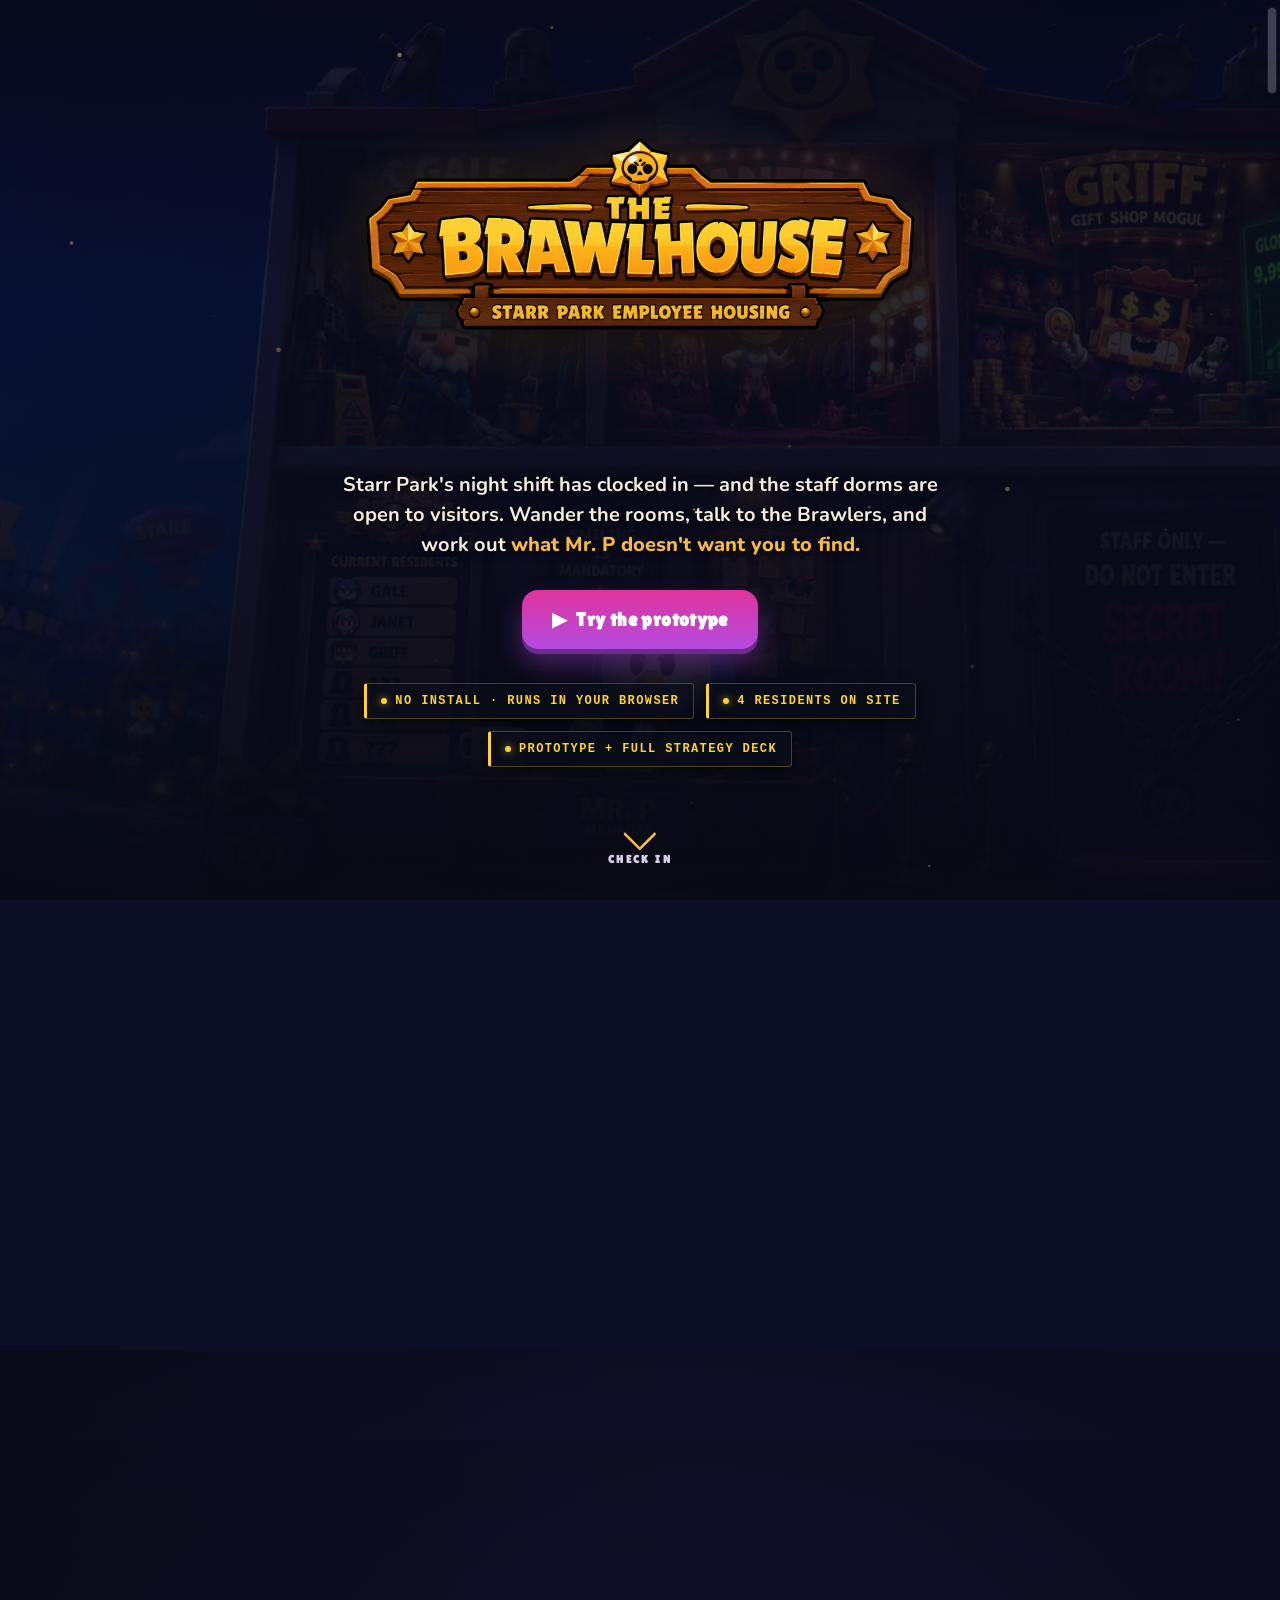
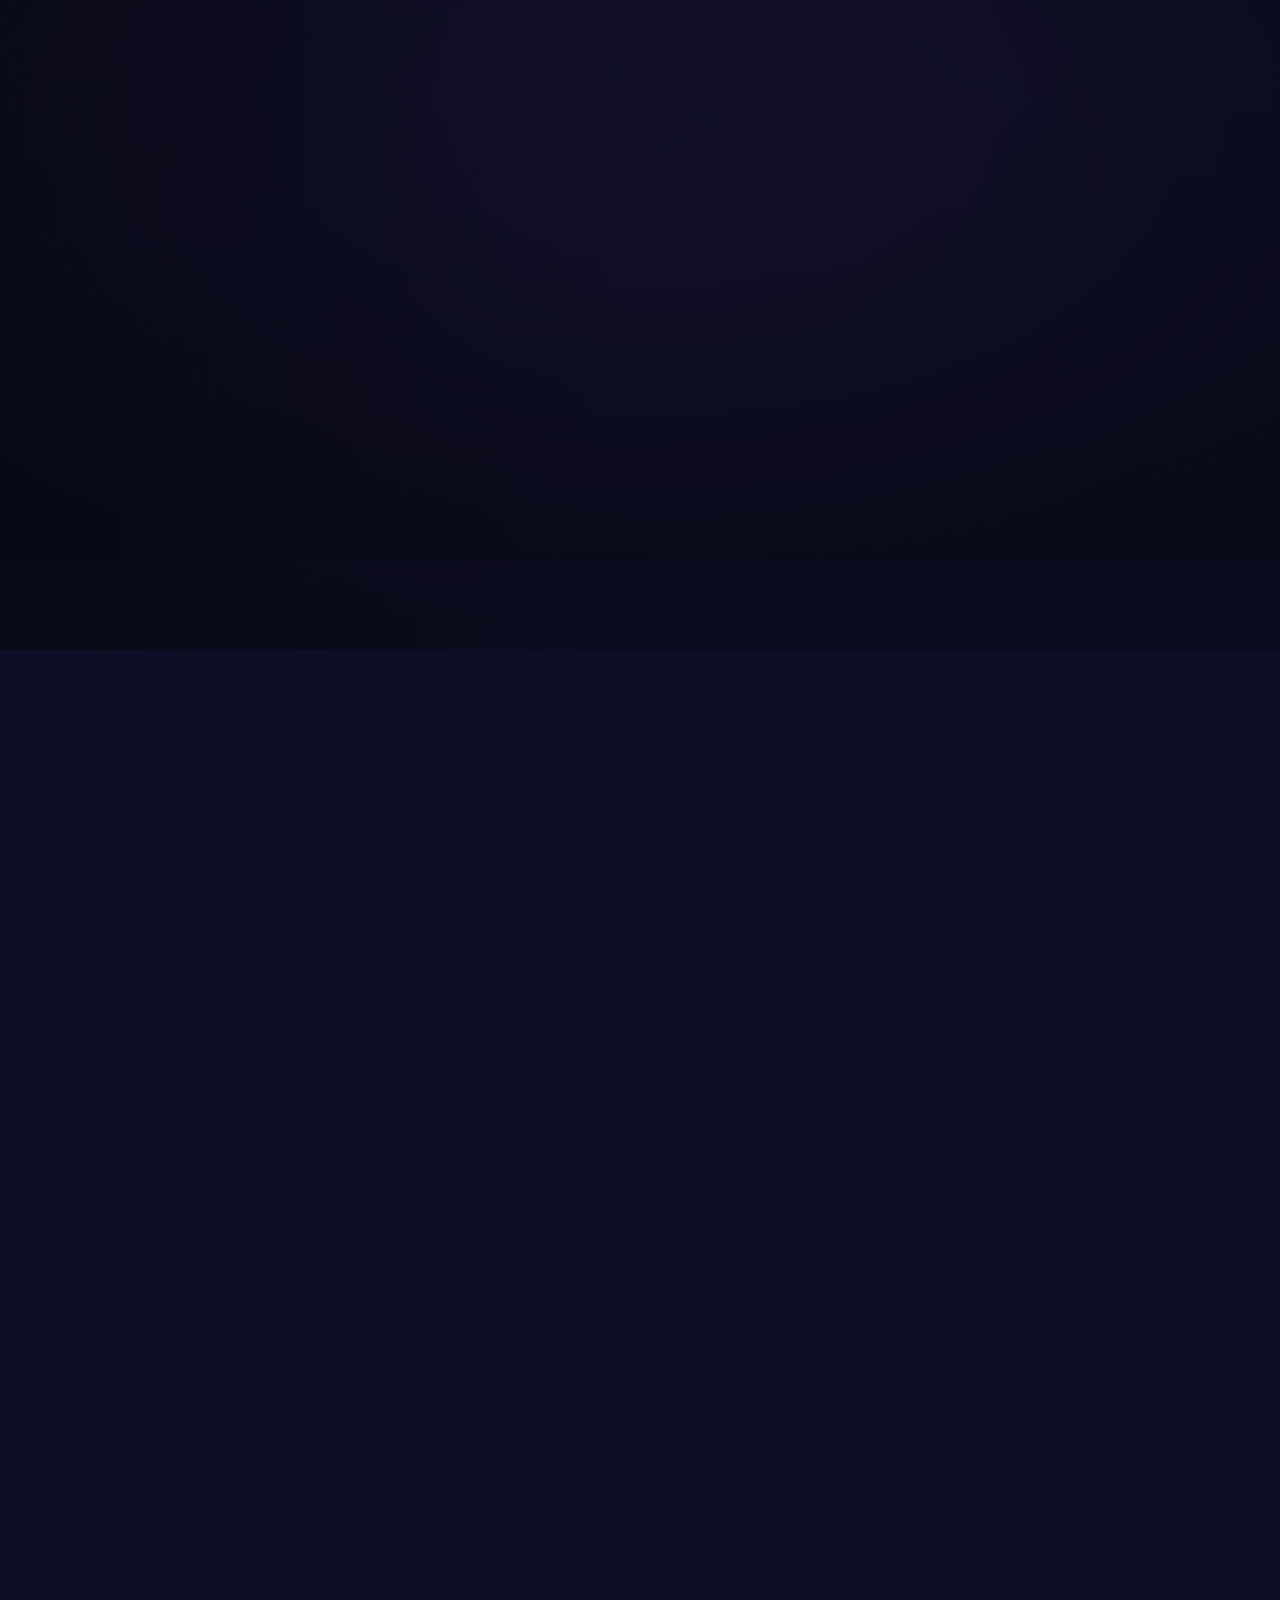
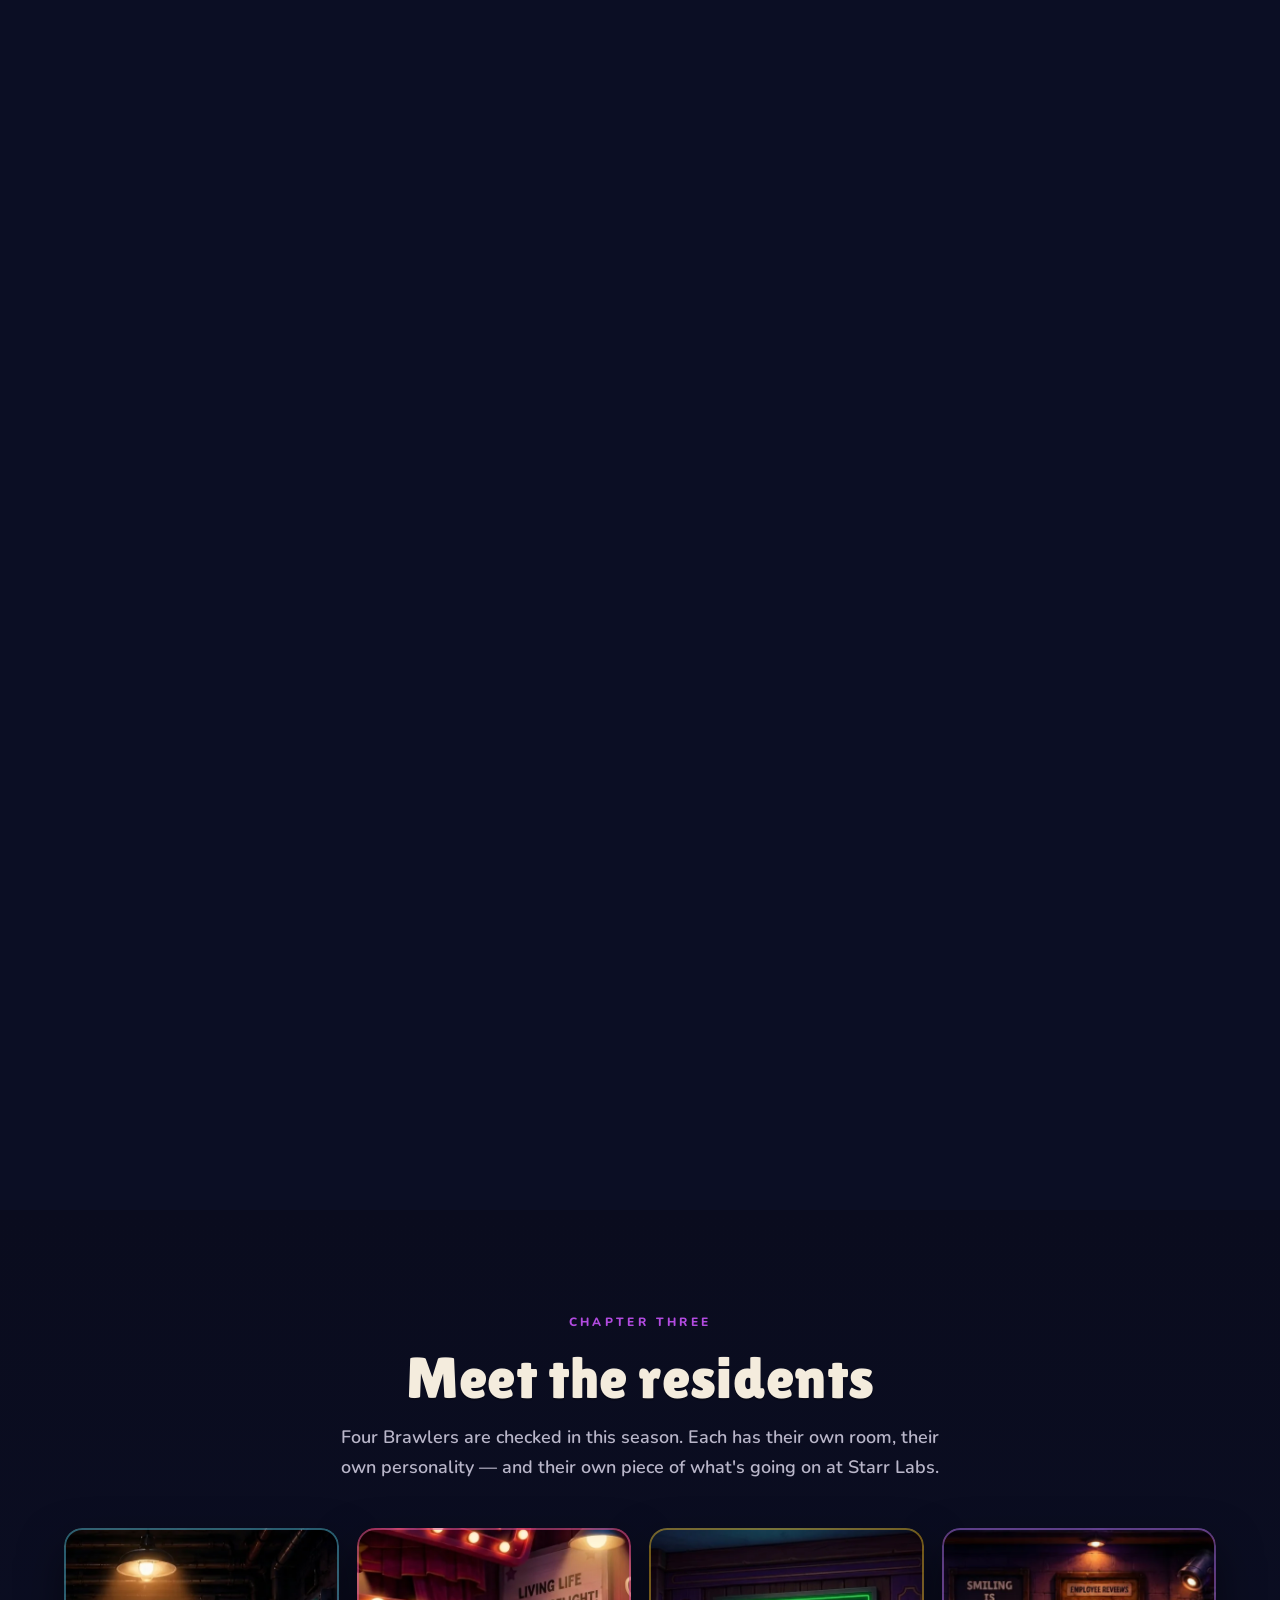
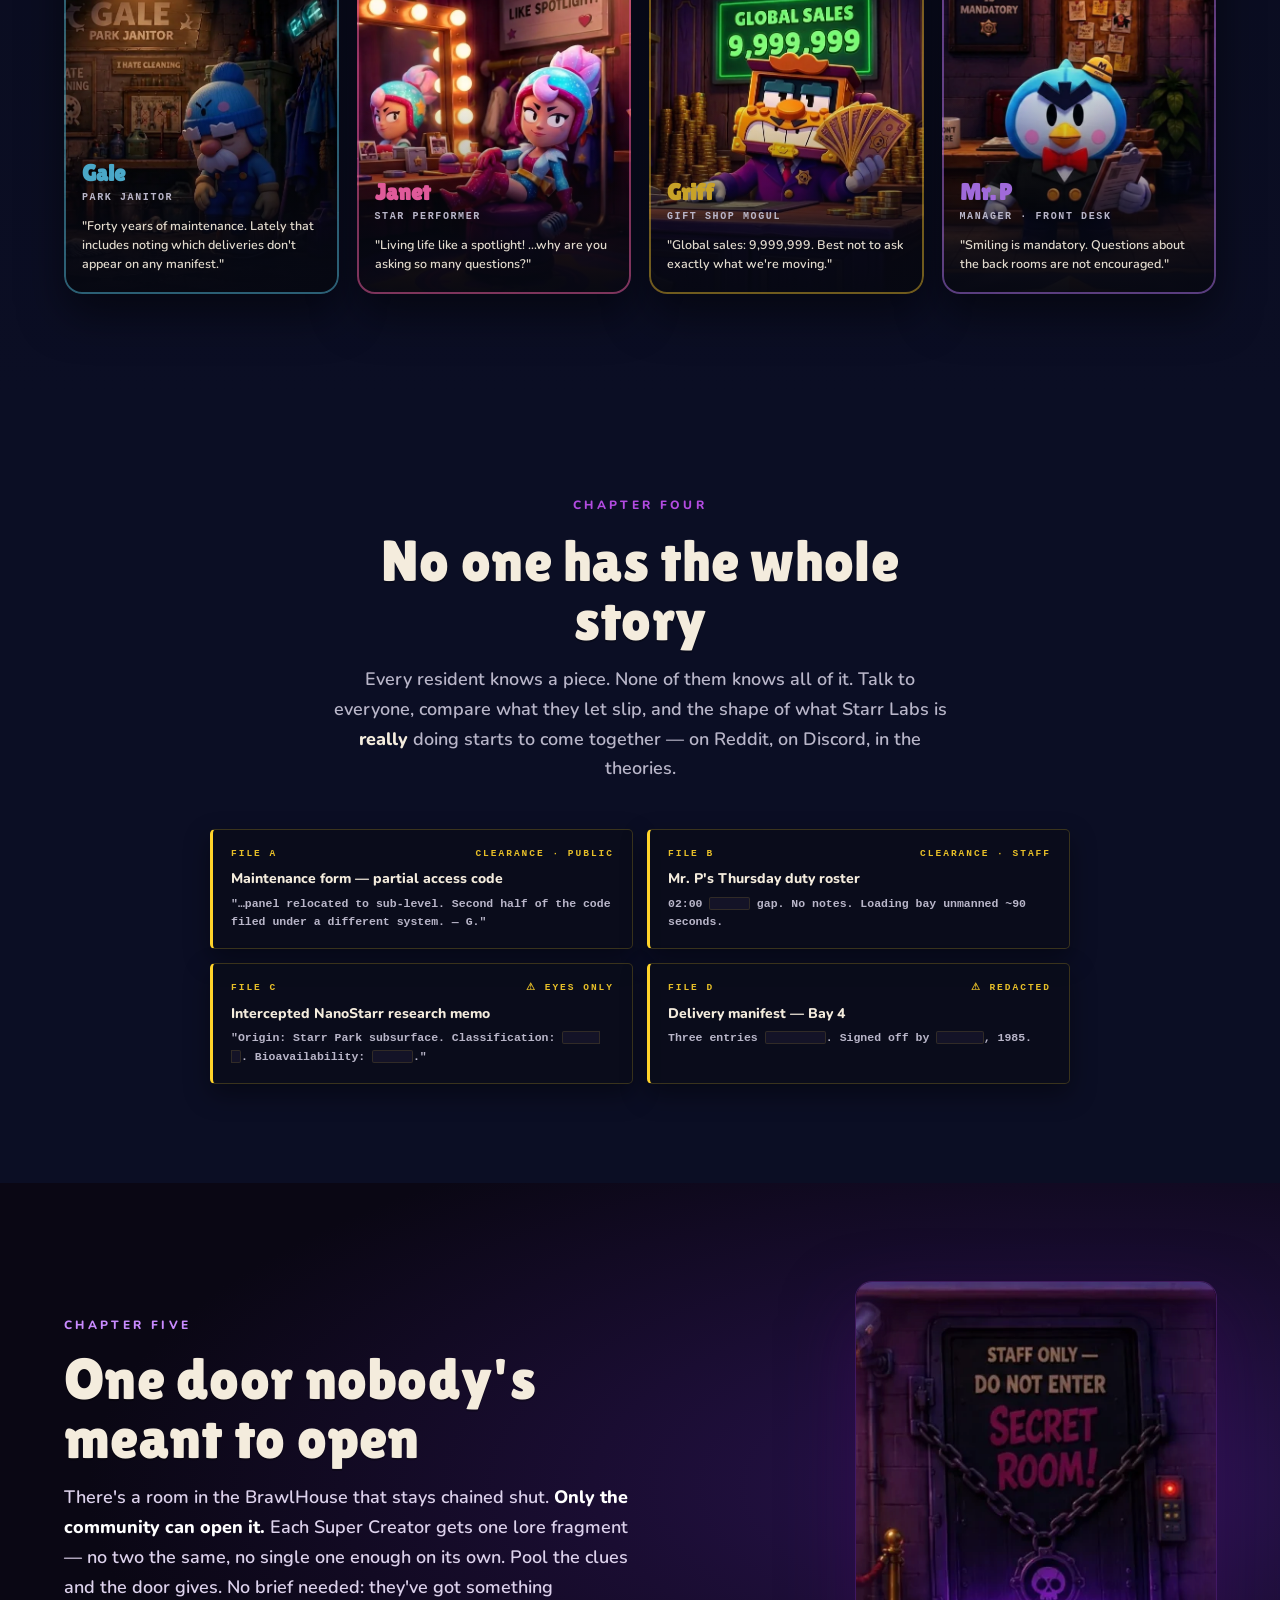
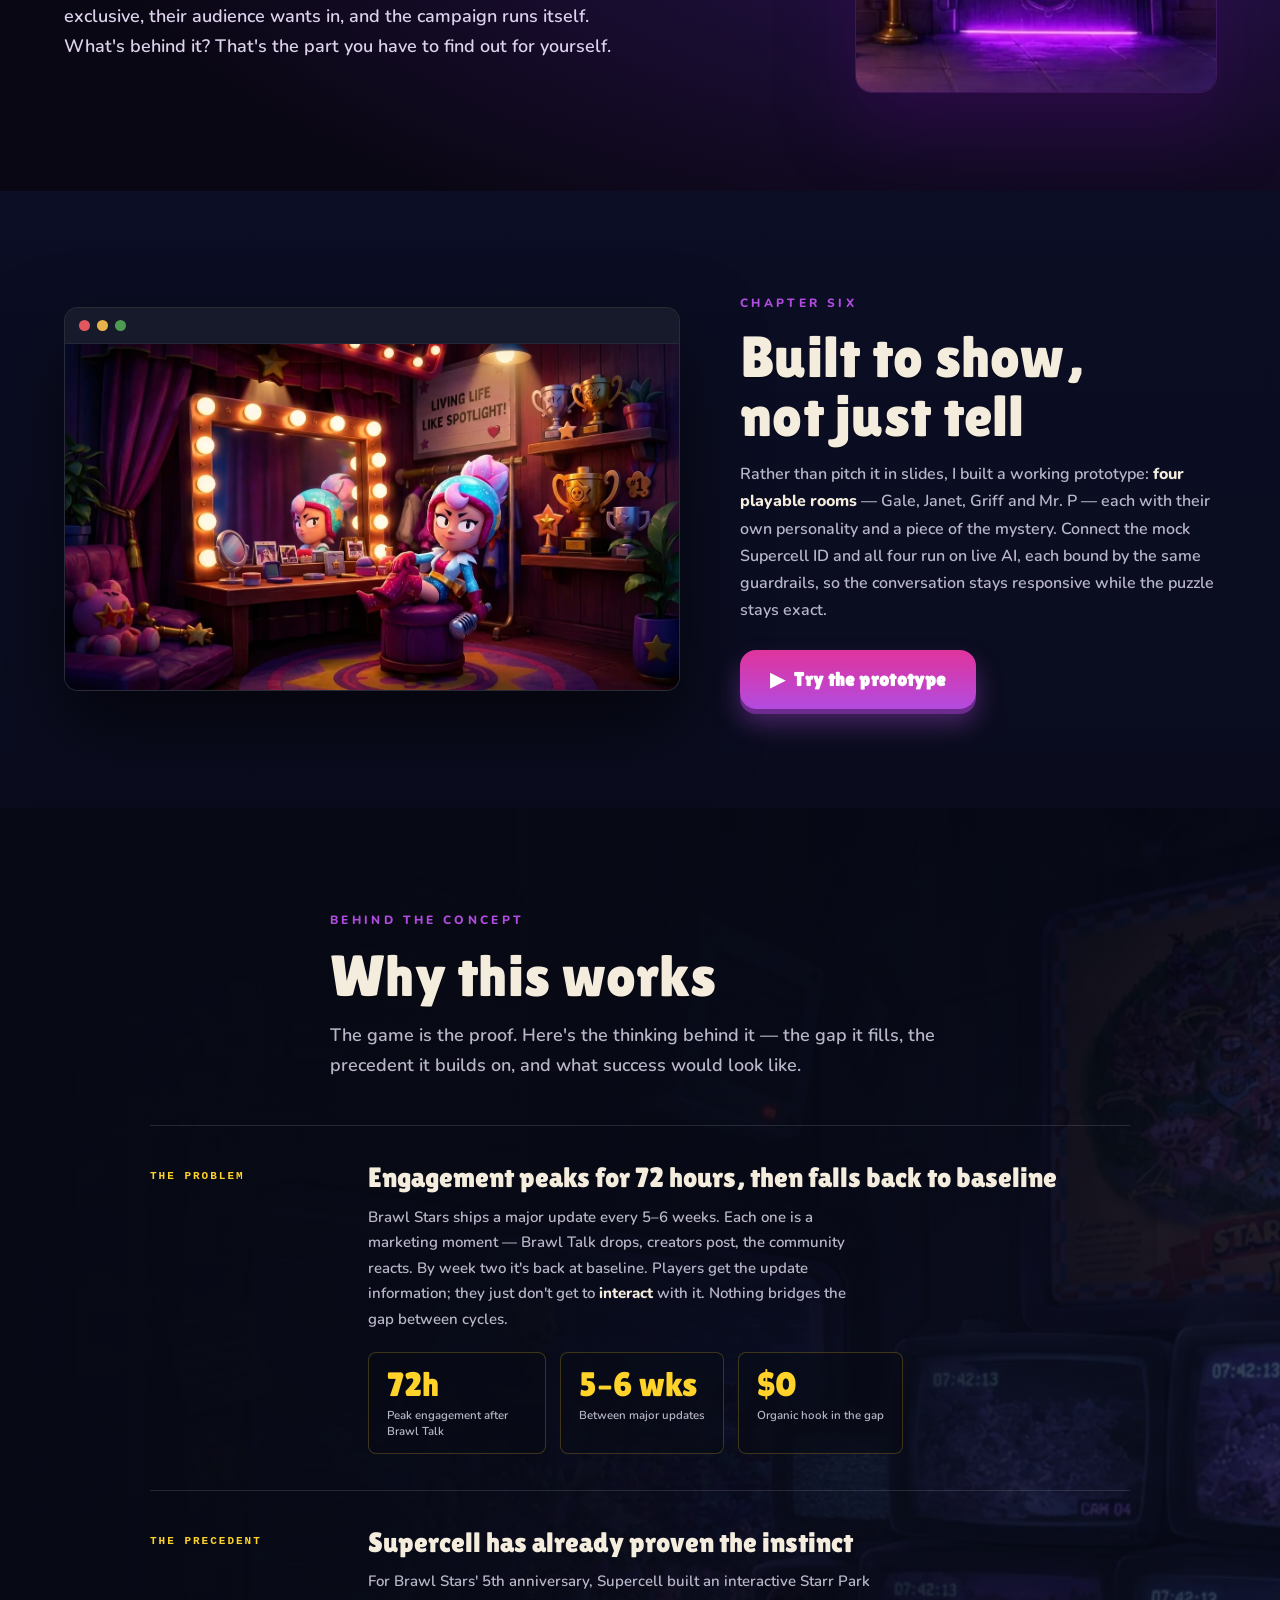
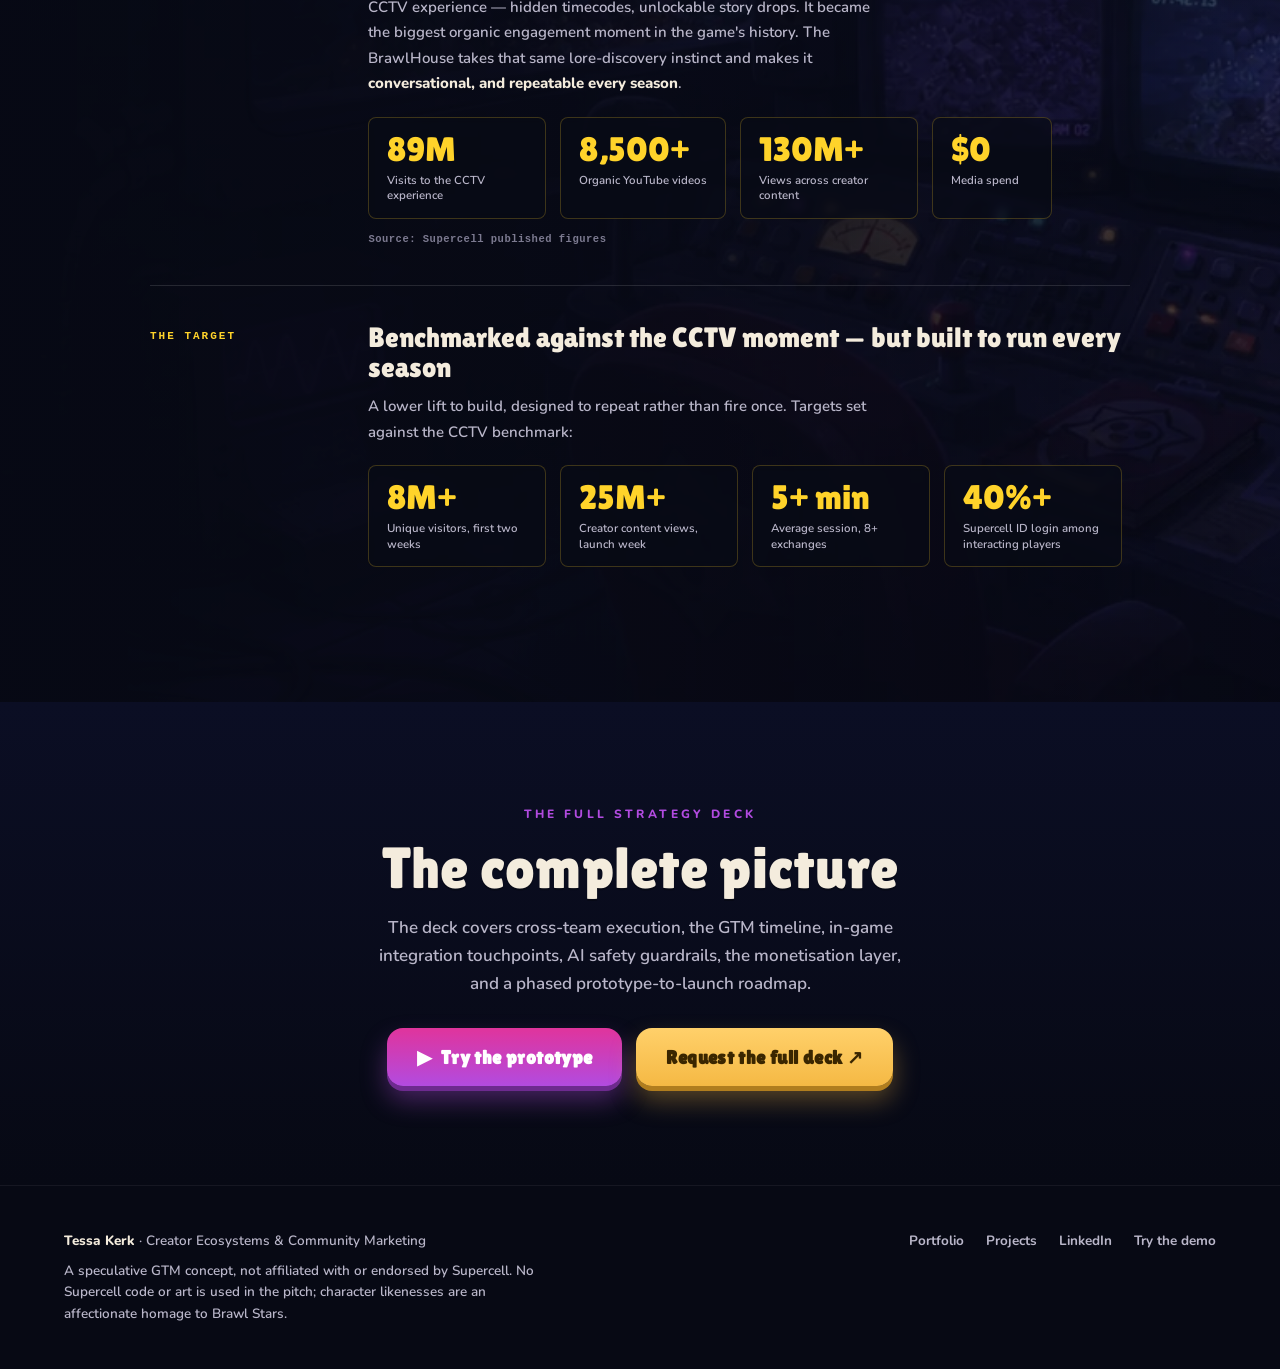
<file: index.html>
<!DOCTYPE html>
<html lang="en">
<head>
<meta charset="UTF-8">
<meta name="viewport" content="width=device-width, initial-scale=1">
<meta name="theme-color" content="#0B0E24">
<title>The BrawlHouse — A Brawl Stars GTM Concept · Tessa Kerk</title>
<meta name="description" content="An interactive Starr Park employee housing experience: visit the Brawlers' rooms, uncover the lore, and piece together the mystery. A speculative Brawl Stars GTM concept by Tessa Kerk — with a working prototype and full strategy deck.">
<meta name="author" content="Tessa Kerk">
<link rel="canonical" href="https://brawlhouse.tessa-kerk.com/">
<link rel="icon" type="image/png" href="assets/favicon.png">
<link rel="icon" href="assets/favicon.ico" sizes="any">
<!-- social share -->
<meta property="og:type" content="website">
<meta property="og:url" content="https://brawlhouse.tessa-kerk.com/">
<meta property="og:site_name" content="The BrawlHouse">
<meta property="og:title" content="The BrawlHouse — A Brawl Stars GTM Concept">
<meta property="og:description" content="Visit Starr Park's employee housing, talk to the Brawlers, uncover the lore, and unlock the Secret Room. A speculative GTM concept by Tessa Kerk.">
<meta property="og:image" content="https://brawlhouse.tessa-kerk.com/assets/img/og-share.jpg">
<meta property="og:image:width" content="1200">
<meta property="og:image:height" content="630">
<meta property="og:image:alt" content="A cutaway of the BrawlHouse at night — Gale's, Janet's and Griff's rooms lit up, Mr. P at the front desk, and a chained Secret Room door.">
<meta name="twitter:card" content="summary_large_image">
<meta name="twitter:title" content="The BrawlHouse — A Brawl Stars GTM Concept">
<meta name="twitter:description" content="Visit Starr Park's employee housing, talk to the Brawlers, uncover the lore, and unlock the Secret Room. A concept by Tessa Kerk.">
<meta name="twitter:image" content="https://brawlhouse.tessa-kerk.com/assets/img/og-share.jpg">
<!-- Progressive enhancement: scroll.js adds html.js once it wires up; without it
     the pinned scenes collapse to composed frames (see html:not(.js) in site.css). -->
<link rel="preload" as="image" href="assets/img/house.webp">
<link rel="preload" as="image" href="assets/img/logo.webp">
<link rel="stylesheet" href="css/site.css?v=7">
<link rel="stylesheet" href="css/scrollbar.css?v=7">
</head>
<body>

<!-- ===================== CHAPTER 1 — HERO (pinned) ===================== -->
<section class="pin-wrap hero-wrap" data-scene data-static="0" aria-label="The BrawlHouse">
  <div class="pin hero">
    <img class="hero-bg" src="assets/img/house.webp" alt="" aria-hidden="true">
    <div class="hero-scrim"></div>
    <canvas class="hero-fx" id="hero-fx" aria-hidden="true"></canvas>

    <div class="hero-content">
      <img class="hero-logo" src="assets/img/logo.webp" alt="The BrawlHouse — Starr Park Employee Housing" width="1000" height="562">
      <p class="hero-sub">Starr Park's night shift has clocked in — and the staff dorms are open to visitors. Wander the rooms, talk to the Brawlers, and work out <b>what Mr. P doesn't want you to find.</b></p>
      <div class="hero-cta-row">
        <a class="cta" href="prototype.html" target="_blank" rel="noopener">▶&nbsp; Try the prototype</a>
      </div>
      <ul class="chips">
        <li class="chip">No install · runs in your browser</li>
        <li class="chip">4 residents on site</li>
        <li class="chip">Prototype + full strategy deck</li>
      </ul>
    </div>

    <div class="scrollcue">
      <span class="cue-chevron"></span>
      <span class="cue-label">Check in</span>
    </div>
  </div>
</section>

<!-- ============= CHAPTER 2 — CHECK IN (room-by-room reveal) ============= -->
<section class="pin-wrap checkin-wrap" data-scene data-static="1" aria-label="The house wakes up">
  <div class="pin checkin">
    <div class="ci-stage">
      <img class="ci-house" src="assets/img/house.webp" width="1920" height="1080"
           alt="A cutaway of the BrawlHouse at night — Gale's, Janet's and Griff's rooms upstairs, Mr. P at the front desk, and a chained Secret Room door." loading="lazy" decoding="async">
      <div class="ci-night"></div>
      <div class="ci-zone z-gale"></div>
      <div class="ci-zone z-janet"></div>
      <div class="ci-zone z-griff"></div>
      <div class="ci-zone z-mrp"></div>
      <div class="ci-zone z-secret"></div>

      <div class="ci-note" aria-hidden="true">
        <span class="margin-note">this door? staff only.<br>supposedly.</span>
        <svg class="note-arrow" viewBox="0 0 72 58" preserveAspectRatio="xMidYMid meet">
          <path class="na-line" d="M34 52 C 28 38, 44 24, 38 9"/>
          <path class="na-head" d="M30 19 L38 6 L46 18"/>
        </svg>
      </div>
    </div>

    <div class="ci-leftscrim"></div>
    <div class="ci-caption">
      <span class="eyebrow">Checking in</span>
      <h2 class="display">Every room's<br>got a story</h2>
      <p>The park closes and the night shift clocks in. <b>Gale</b> mops. <b>Janet</b> rehearses. <b>Griff</b> counts the takings. And behind the desk, <b>Mr. P</b> watches everything.</p>
    </div>
  </div>
</section>

<!-- ==================== CHAPTER 3 — MEET THE RESIDENTS ==================== -->
<section class="chapter residents" aria-label="Meet the residents">
  <div class="inner">
    <div class="chead center">
      <span class="eyebrow">Chapter three</span>
      <h2 class="display">Meet the residents</h2>
      <p>Four Brawlers are checked in this season. Each has their own room, their own personality — and their own piece of what's going on at Starr Labs.</p>
    </div>
    <div class="rail">
      <figure class="res-card gale">
        <img src="assets/img/rooms/gale.webp" alt="Gale's room — the park janitor's cluttered maintenance den" loading="lazy" decoding="async">
        <figcaption class="res-body">
          <div class="res-name">Gale</div>
          <div class="res-role">Park Janitor</div>
          <p class="res-line">"Forty years of maintenance. Lately that includes noting which deliveries don't appear on any manifest."</p>
        </figcaption>
      </figure>
      <figure class="res-card janet">
        <img src="assets/img/rooms/janet.webp" alt="Janet's room — the star performer's dressing room" loading="lazy" decoding="async">
        <figcaption class="res-body">
          <div class="res-name">Janet</div>
          <div class="res-role">Star Performer</div>
          <p class="res-line">"Living life like a spotlight! …why are you asking so many questions?"</p>
        </figcaption>
      </figure>
      <figure class="res-card griff">
        <img src="assets/img/rooms/griff.webp" alt="Griff's room — the gift shop mogul's stockroom" loading="lazy" decoding="async">
        <figcaption class="res-body">
          <div class="res-name">Griff</div>
          <div class="res-role">Gift Shop Mogul</div>
          <p class="res-line">"Global sales: 9,999,999. Best not to ask exactly what we're moving."</p>
        </figcaption>
      </figure>
      <figure class="res-card mrp">
        <img src="assets/img/rooms/mrp.webp" alt="Mr. P's front desk" loading="lazy" decoding="async">
        <figcaption class="res-body">
          <div class="res-name">Mr. P</div>
          <div class="res-role">Manager · Front Desk</div>
          <p class="res-line">"Smiling is mandatory. Questions about the back rooms are not encouraged."</p>
        </figcaption>
      </figure>
    </div>
  </div>
</section>

<!-- ======================= CHAPTER 4 — THE MYSTERY ======================= -->
<section class="chapter mystery" aria-label="No one has the whole story">
  <div class="inner">
    <div class="chead center">
      <span class="eyebrow">Chapter four</span>
      <h2 class="display">No one has the whole story</h2>
      <p>Every resident knows a piece. None of them knows all of it. Talk to everyone, compare what they let slip, and the shape of what Starr Labs is <b>really</b> doing starts to come together — on Reddit, on Discord, in the theories.</p>
    </div>
    <div class="evidence">
      <div class="efile">
        <div class="etag"><span>File A</span><span>Clearance · Public</span></div>
        <div class="ename">Maintenance form — partial access code</div>
        <div class="ex">"…panel relocated to sub-level. Second half of the code filed under a different system. — G."</div>
      </div>
      <div class="efile">
        <div class="etag"><span>File B</span><span>Clearance · Staff</span></div>
        <div class="ename">Mr. P's Thursday duty roster</div>
        <div class="ex">02:00 <span class="redact">–––––</span> gap. No notes. Loading bay unmanned ~90 seconds.</div>
      </div>
      <div class="efile">
        <div class="etag"><span>File C</span><span>⚠ Eyes Only</span></div>
        <div class="ename">Intercepted NanoStarr research memo</div>
        <div class="ex">"Origin: Starr Park subsurface. Classification: <span class="redact">Level ▮</span>. Bioavailability: <span class="redact">▮▮.▮%</span>."</div>
      </div>
      <div class="efile">
        <div class="etag"><span>File D</span><span>⚠ Redacted</span></div>
        <div class="ename">Delivery manifest — Bay 4</div>
        <div class="ex">Three entries <span class="redact">████████</span>. Signed off by <span class="redact">██████</span>, 1985.</div>
      </div>
    </div>
  </div>
</section>

<!-- ==================== CHAPTER 5 — THE SECRET ROOM ======================
     Shows only the chained DOOR — never the interior. What's behind it is the
     reveal players earn inside the prototype; the landing page must not spoil it. -->
<section class="chapter secret" aria-label="The Secret Room">
  <div class="inner">
    <div class="secret-copy">
      <span class="eyebrow">Chapter five</span>
      <h2 class="display">One door nobody's meant to open</h2>
      <p>There's a room in the BrawlHouse that stays chained shut. <b>Only the community can open it.</b> Each Super Creator gets one lore fragment — no two the same, no single one enough on its own. Pool the clues and the door gives. No brief needed: they've got something exclusive, their audience wants in, and the campaign runs itself. What's behind it? That's the part you have to find out for yourself.</p>
    </div>
    <figure class="secret-door">
      <img src="assets/img/secret-door.webp" alt="A heavy door in the BrawlHouse wrapped in chains, marked 'Staff Only — Do Not Enter · Secret Room', glowing purple." loading="lazy" decoding="async">
    </figure>
  </div>
</section>

<!-- =================== CHAPTER 6 — TRY THE PROTOTYPE ==================== -->
<section class="chapter proto" aria-label="Try the prototype">
  <div class="inner proto-wrap">
    <div class="proto-frame">
      <div class="proto-bar" aria-hidden="true"><i></i><i></i><i></i></div>
      <img src="assets/img/rooms/janet.webp" alt="A room in the working prototype — a Brawler in their room, ready to talk" loading="lazy" decoding="async">
    </div>
    <div class="proto-copy">
      <span class="eyebrow">Chapter six</span>
      <h2 class="display">Built to show,<br>not just tell</h2>
      <p>Rather than pitch it in slides, I built a working prototype: <b>four playable rooms</b> — Gale, Janet, Griff and Mr. P — each with their own personality and a piece of the mystery. Connect the mock Supercell ID and all four run on live AI, each bound by the same guardrails, so the conversation stays responsive while the puzzle stays exact.</p>
      <a class="cta" href="prototype.html" target="_blank" rel="noopener">▶&nbsp; Try the prototype</a>
    </div>
  </div>
</section>

<!-- ================ CHAPTER 7 — BEHIND THE CONCEPT (dossier) ============= -->
<section class="chapter dossier" aria-label="Behind the concept">
  <!-- one continuous CCTV control-room backdrop behind all three rows, so the
       whole strategic section is uniform (no odd image in the middle only) -->
  <div class="dossier-bg" aria-hidden="true">
    <img src="assets/img/cctv.webp" alt="" loading="lazy" decoding="async">
  </div>
  <div class="inner">
    <div class="chead">
      <span class="eyebrow">Behind the concept</span>
      <h2 class="display">Why this works</h2>
      <p>The game is the proof. Here's the thinking behind it — the gap it fills, the precedent it builds on, and what success would look like.</p>
    </div>

    <div class="dsec">
      <div class="dlabel">The problem</div>
      <div>
        <h3>Engagement peaks for 72 hours, then falls back to baseline</h3>
        <p>Brawl Stars ships a major update every 5–6 weeks. Each one is a marketing moment — Brawl Talk drops, creators post, the community reacts. By week two it's back at baseline. Players get the update information; they just don't get to <b>interact</b> with it. Nothing bridges the gap between cycles.</p>
        <div class="stat-row">
          <div class="dstat"><b>72h</b><span>Peak engagement after Brawl Talk</span></div>
          <div class="dstat"><b>5–6 wks</b><span>Between major updates</span></div>
          <div class="dstat"><b>$0</b><span>Organic hook in the gap</span></div>
        </div>
      </div>
    </div>

    <div class="dsec">
      <div class="dlabel">The precedent</div>
      <div>
        <h3>Supercell has already proven the instinct</h3>
        <p>For Brawl Stars' 5th anniversary, Supercell built an interactive Starr Park CCTV experience — hidden timecodes, unlockable story drops. It became the biggest organic engagement moment in the game's history. The BrawlHouse takes that same lore-discovery instinct and makes it <b>conversational, and repeatable every season</b>.</p>
        <div class="stat-row">
          <div class="dstat"><b>89M</b><span>Visits to the CCTV experience</span></div>
          <div class="dstat"><b>8,500+</b><span>Organic YouTube videos</span></div>
          <div class="dstat"><b>130M+</b><span>Views across creator content</span></div>
          <div class="dstat"><b>$0</b><span>Media spend</span></div>
        </div>
        <p class="src">Source: Supercell published figures</p>
      </div>
    </div>

    <div class="dsec">
      <div class="dlabel">The target</div>
      <div>
        <h3>Benchmarked against the CCTV moment — but built to run every season</h3>
        <p>A lower lift to build, designed to repeat rather than fire once. Targets set against the CCTV benchmark:</p>
        <div class="stat-row">
          <div class="dstat"><b>8M+</b><span>Unique visitors, first two weeks</span></div>
          <div class="dstat"><b>25M+</b><span>Creator content views, launch week</span></div>
          <div class="dstat"><b>5+ min</b><span>Average session, 8+ exchanges</span></div>
          <div class="dstat"><b>40%+</b><span>Supercell ID login among interacting players</span></div>
        </div>
      </div>
    </div>
  </div>
</section>

<!-- ==================== CHAPTER 8 — CLOSER + FOOTER ====================== -->
<section class="chapter closer" aria-label="The full picture">
  <div class="inner">
    <span class="eyebrow">The full strategy deck</span>
    <h2 class="display">The complete picture</h2>
    <p>The deck covers cross-team execution, the GTM timeline, in-game integration touchpoints, AI safety guardrails, the monetisation layer, and a phased prototype-to-launch roadmap.</p>
    <div class="cta-row">
      <a class="cta" href="prototype.html" target="_blank" rel="noopener">▶&nbsp; Try the prototype</a>
      <a class="cta amber" href="brawlhouse-deck.pdf" download="The BrawlHouse GTM Concept Deck.pdf">Request the full deck ↗</a>
    </div>
  </div>
</section>

<footer class="foot">
  <div class="foot-inner">
    <div class="foot-left">
      <p><strong>Tessa Kerk</strong> · Creator Ecosystems &amp; Community Marketing</p>
      <p class="foot-dis">A speculative GTM concept, not affiliated with or endorsed by Supercell. No Supercell code or art is used in the pitch; character likenesses are an affectionate homage to Brawl Stars.</p>
    </div>
    <nav class="foot-links" aria-label="Footer">
      <a href="https://www.tessa-kerk.com">Portfolio</a>
      <a href="https://www.tessa-kerk.com/projects">Projects</a>
      <a href="https://linkedin.com/in/tessa-kerk" target="_blank" rel="noopener">LinkedIn</a>
      <a href="prototype.html" target="_blank" rel="noopener">Try the demo</a>
    </nav>
  </div>
</footer>

<script src="js/scroll.js?v=2"></script>
<script src="js/scrollbar.js?v=2"></script>
<script src="js/embers.js?v=2"></script>
</body>
</html>
</file>
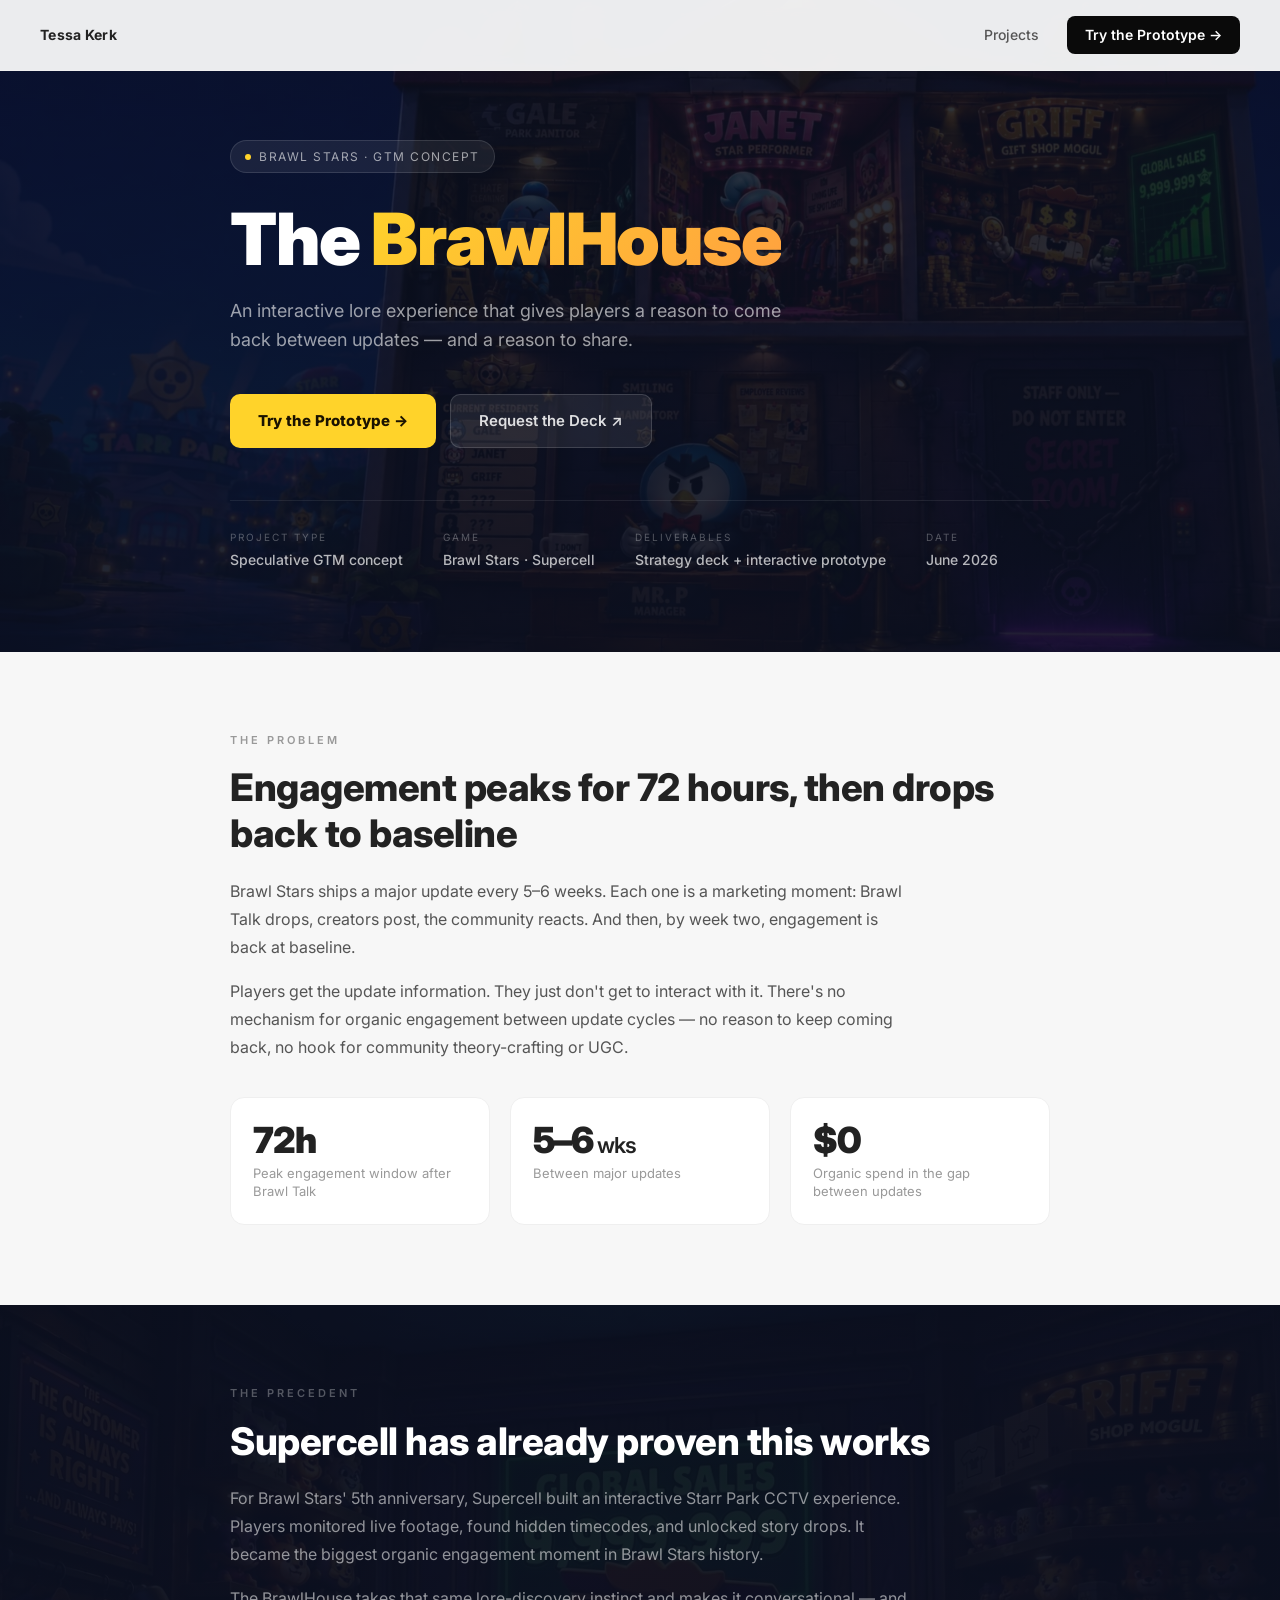
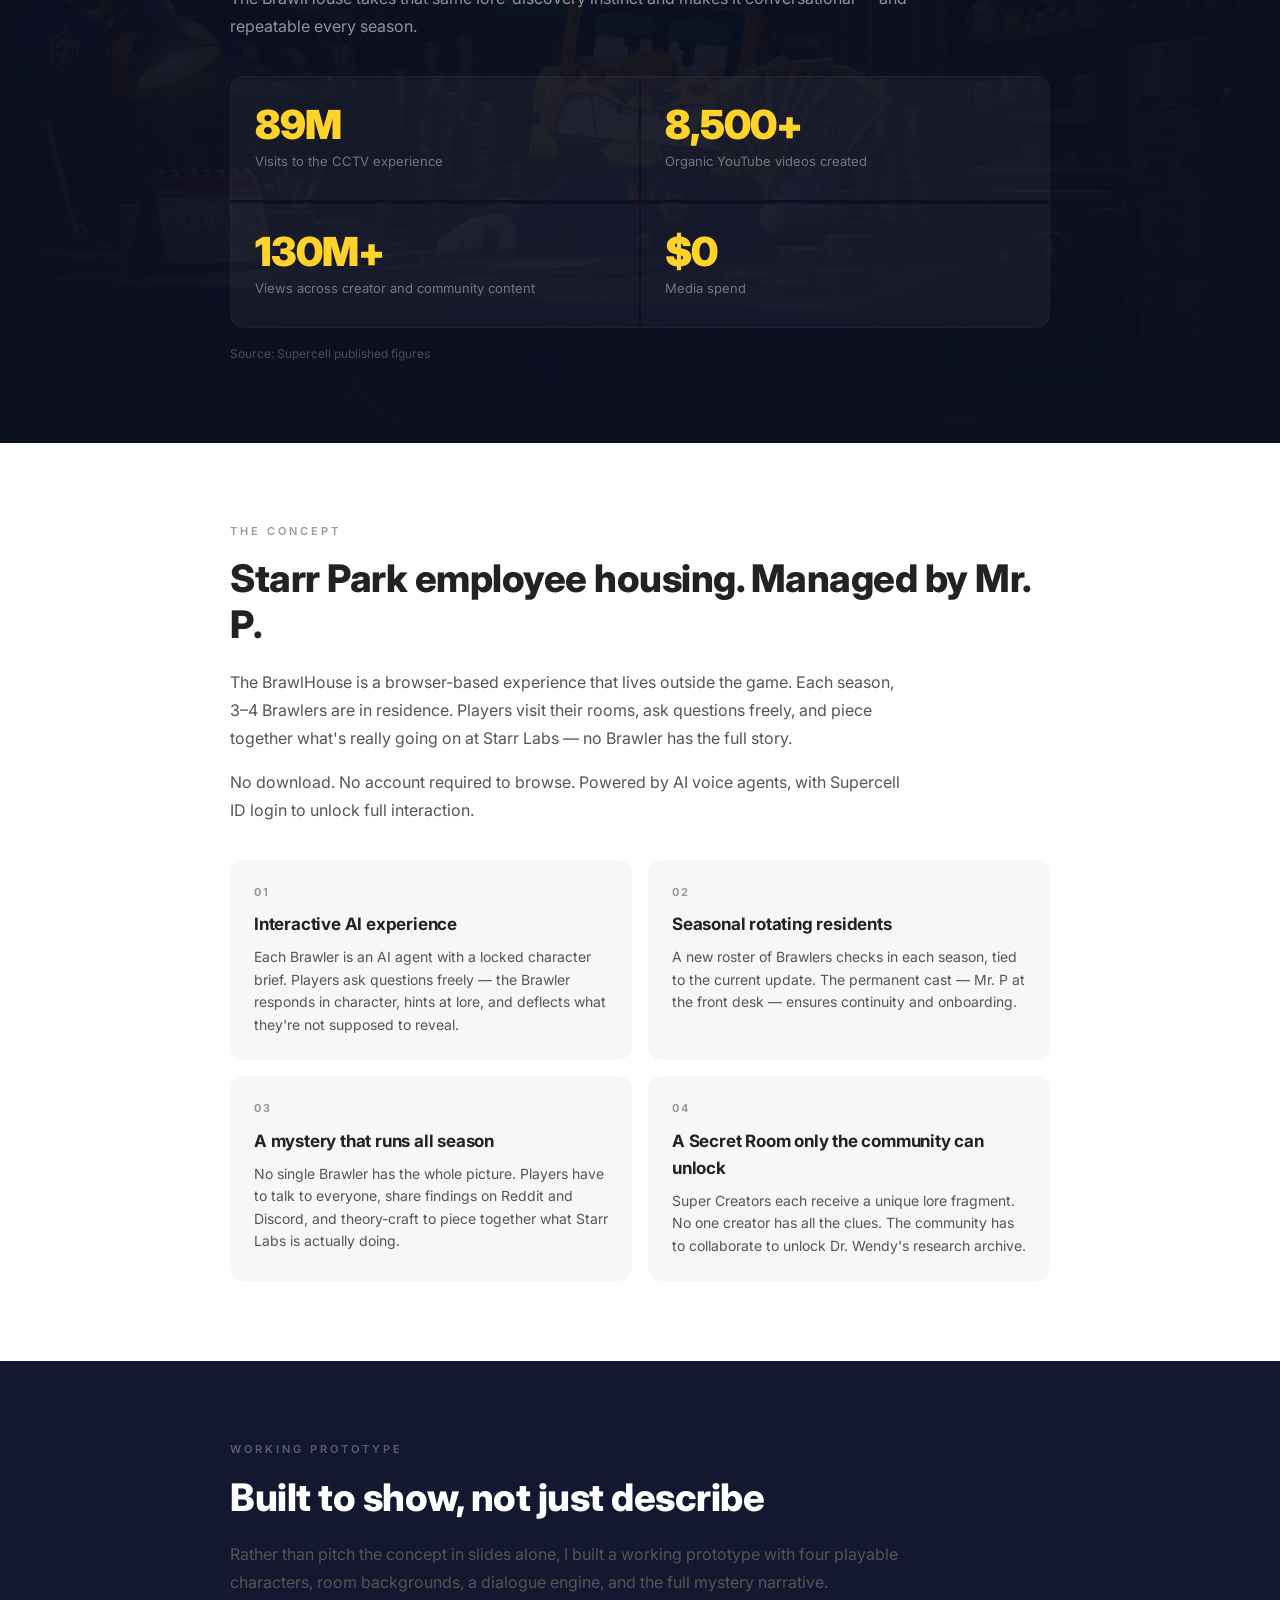
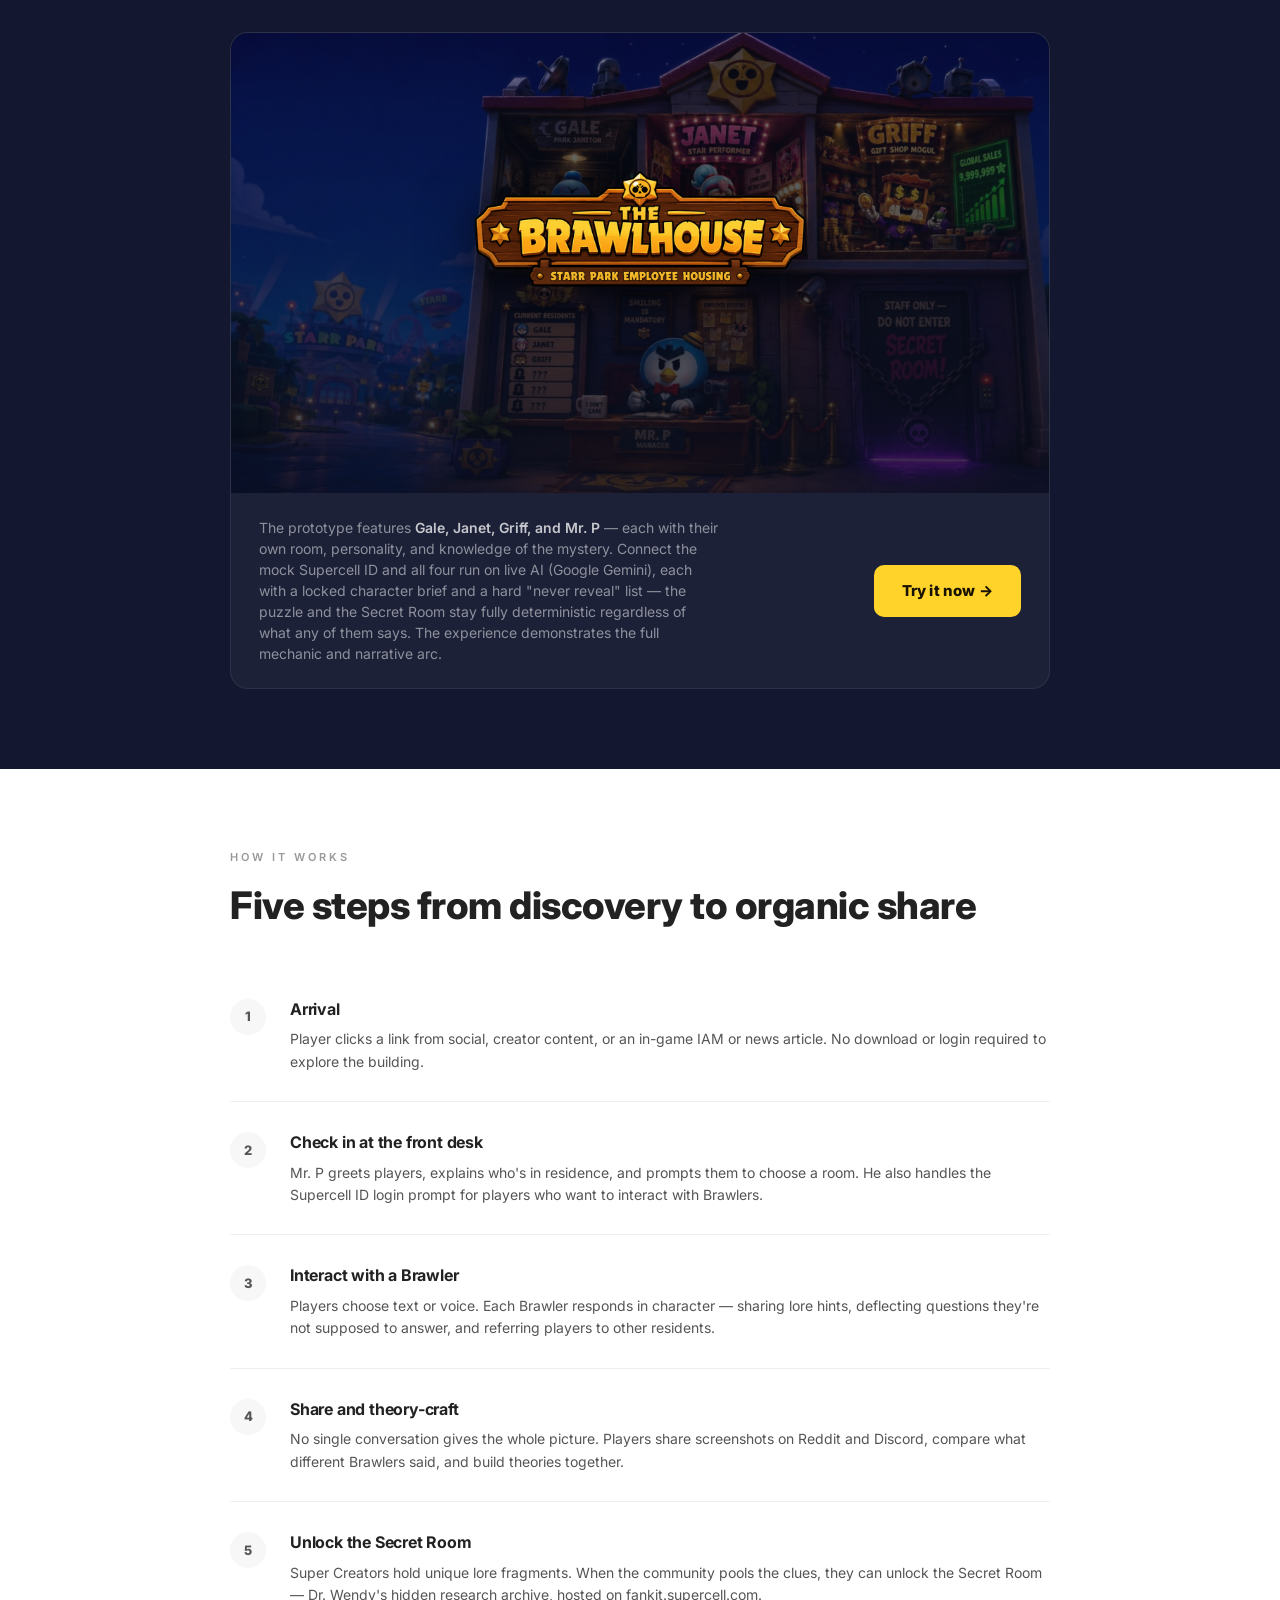
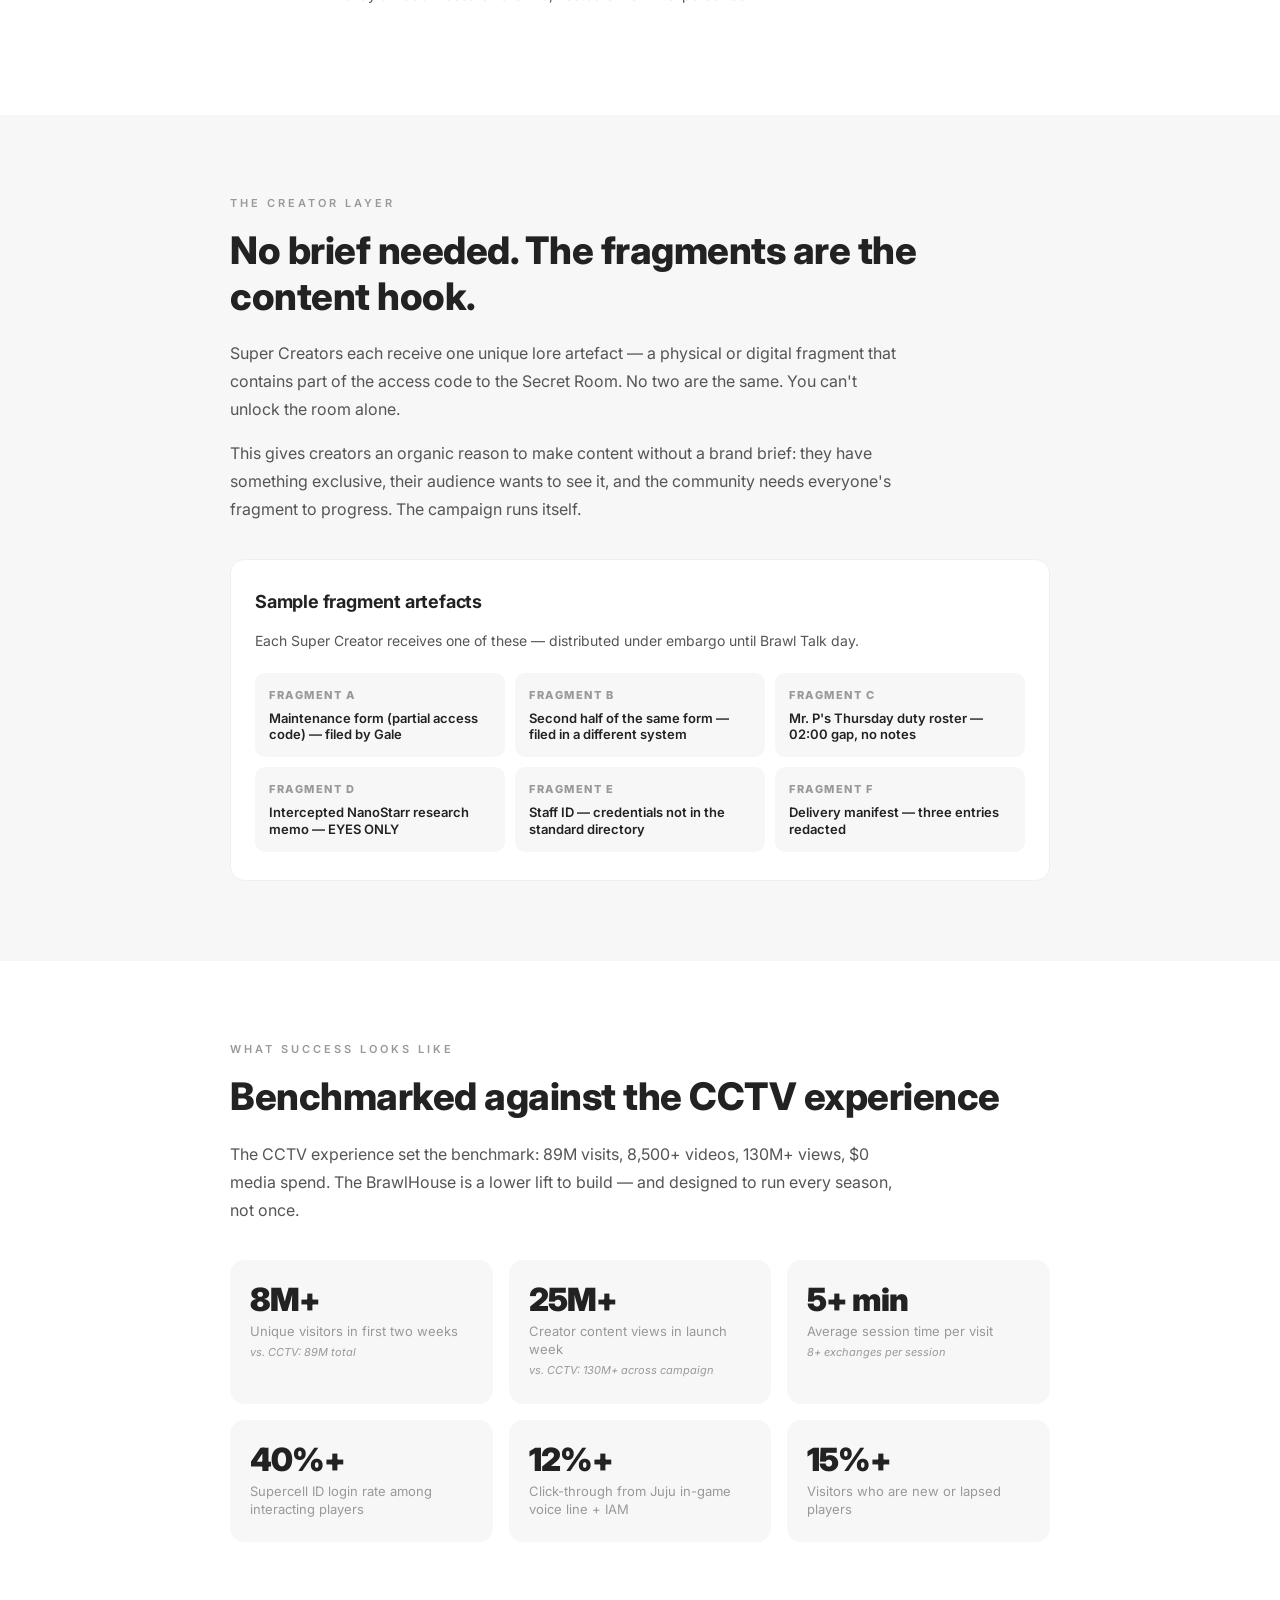
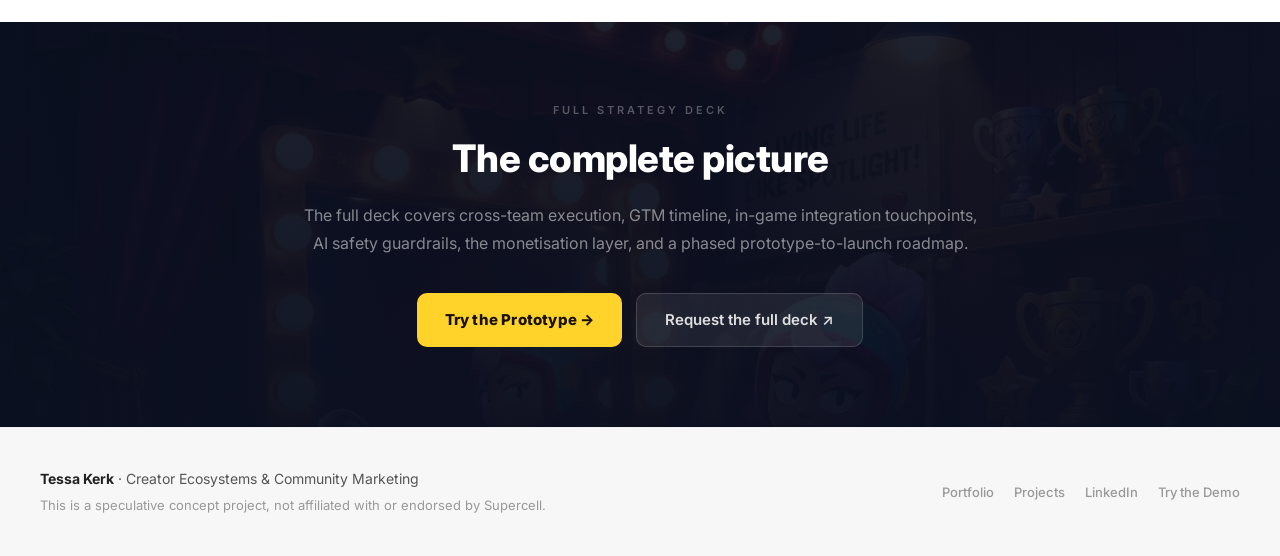
<file: case-study.html>
<!DOCTYPE html>
<html lang="en">
<head>
  <meta charset="UTF-8">
  <meta name="viewport" content="width=device-width, initial-scale=1.0">
  <title>The BrawlHouse — GTM Concept · Tessa Kerk</title>
  <meta name="description" content="A GTM concept for Brawl Stars: interactive Starr Park employee housing that turns lore discovery into organic engagement. Built by Tessa Kerk.">
  <meta property="og:type" content="article">
  <meta property="og:url" content="https://brawlhouse.tessa-kerk.com/">
  <meta name="author" content="Tessa Kerk">
  <meta property="article:author" content="Tessa Kerk">
  <meta property="article:published_time" content="2026-06-26T00:00:00Z">
  <meta property="og:title" content="The BrawlHouse — A Brawl Stars GTM Concept">
  <meta property="og:description" content="An interactive Starr Park employee housing experience where players visit brawler rooms, uncover lore, and piece together a mystery. Full strategy deck included.">
  <meta property="og:image" content="https://brawlhouse.tessa-kerk.com/assets/img/og-share.jpg">
  <meta property="og:image:width" content="1200">
  <meta property="og:image:height" content="630">
  <meta name="twitter:card" content="summary_large_image">
  <meta name="twitter:image" content="https://brawlhouse.tessa-kerk.com/assets/img/og-share.jpg">
  <link rel="icon" type="image/x-icon" href="assets/favicon.ico">
  <link rel="icon" type="image/png" href="assets/favicon.png">
  <link rel="preconnect" href="https://fonts.googleapis.com">
  <link href="https://fonts.googleapis.com/css2?family=Inter:wght@400;500;600;700;800;900&display=swap" rel="stylesheet">
  <style>
    *, *::before, *::after { box-sizing: border-box; margin: 0; padding: 0; }

    :root {
      --black: #0A0A0A;
      --white: #FFFFFF;
      --gray-100: #F7F7F7;
      --gray-200: #EFEFEF;
      --gray-400: #999;
      --gray-600: #555;
      --gray-800: #222;
      --pink: #E8A0A0;
      --gold: #FFD32A;
      --purple: #7B3FA8;
      --purple-light: #A06CD5;
      --dark: #0B1020;
      --dark-card: #131830;
    }

    html { scroll-behavior: smooth; }

    body {
      font-family: 'Inter', sans-serif;
      background: var(--white);
      color: var(--gray-800);
      line-height: 1.6;
      -webkit-font-smoothing: antialiased;
    }

    /* ── NAV ── */
    nav {
      position: fixed;
      top: 0; left: 0; right: 0;
      z-index: 100;
      background: rgba(255,255,255,0.92);
      backdrop-filter: blur(12px);
      border-bottom: 1px solid var(--gray-200);
      padding: 16px 40px;
      display: flex;
      align-items: center;
      justify-content: space-between;
    }
    .nav-logo {
      font-size: 14px;
      font-weight: 700;
      color: var(--gray-800);
      text-decoration: none;
      letter-spacing: 0.3px;
    }
    .nav-links {
      display: flex;
      align-items: center;
      gap: 28px;
    }
    .nav-links a {
      font-size: 14px;
      color: var(--gray-600);
      text-decoration: none;
      font-weight: 500;
      transition: color 0.15s;
    }
    .nav-links a:hover { color: var(--gray-800); }
    .nav-cta {
      background: var(--black) !important;
      color: var(--white) !important;
      padding: 8px 18px;
      border-radius: 8px;
      font-weight: 600 !important;
    }

    /* ── HERO ── */
    .hero {
      background: var(--dark);
      color: var(--white);
      padding: 140px 40px 80px;
      position: relative;
      overflow: hidden;
    }
    .hero-bg-img {
      position: absolute;
      inset: 0;
      width: 100%;
      height: 100%;
      object-fit: cover;
      object-position: center;
      opacity: 0.35;
      pointer-events: none;
      user-select: none;
    }
    .hero::before {
      content: '';
      position: absolute;
      inset: 0;
      background: linear-gradient(to bottom, rgba(11,16,32,0.55) 0%, rgba(11,16,32,0.75) 100%);
      pointer-events: none;
      z-index: 1;
    }
    .hero-inner { z-index: 2; }
    .hero-inner {
      max-width: 820px;
      margin: 0 auto;
      position: relative;
    }
    .hero-tag {
      display: inline-flex;
      align-items: center;
      gap: 8px;
      background: rgba(255,255,255,0.07);
      border: 1px solid rgba(255,255,255,0.12);
      border-radius: 50px;
      padding: 6px 14px;
      font-size: 12px;
      color: rgba(255,255,255,0.6);
      letter-spacing: 1.5px;
      text-transform: uppercase;
      margin-bottom: 28px;
    }
    .hero-tag span {
      width: 6px; height: 6px;
      border-radius: 50%;
      background: var(--gold);
      flex-shrink: 0;
    }
    .hero h1 {
      font-size: clamp(40px, 6vw, 72px);
      font-weight: 900;
      line-height: 1.05;
      letter-spacing: -1.5px;
      margin-bottom: 20px;
    }
    .hero h1 em {
      font-style: normal;
      background: linear-gradient(135deg, var(--gold) 0%, #FFA040 100%);
      -webkit-background-clip: text;
      -webkit-text-fill-color: transparent;
      background-clip: text;
    }
    .hero-subtitle {
      font-size: 18px;
      color: rgba(255,255,255,0.6);
      max-width: 560px;
      line-height: 1.6;
      margin-bottom: 40px;
    }
    .hero-ctas {
      display: flex;
      gap: 14px;
      flex-wrap: wrap;
    }
    .btn-primary {
      background: var(--gold);
      color: #1A1200;
      border: none;
      border-radius: 10px;
      padding: 14px 28px;
      font-size: 15px;
      font-weight: 800;
      cursor: pointer;
      text-decoration: none;
      display: inline-flex;
      align-items: center;
      gap: 8px;
      transition: transform 0.15s, box-shadow 0.15s;
      letter-spacing: 0.2px;
    }
    .btn-primary:hover {
      transform: translateY(-2px);
      box-shadow: 0 8px 24px rgba(255,211,42,0.35);
    }
    .btn-secondary {
      background: rgba(255,255,255,0.08);
      color: rgba(255,255,255,0.85);
      border: 1px solid rgba(255,255,255,0.15);
      border-radius: 10px;
      padding: 14px 28px;
      font-size: 15px;
      font-weight: 600;
      cursor: pointer;
      text-decoration: none;
      display: inline-flex;
      align-items: center;
      gap: 8px;
      transition: background 0.15s, border-color 0.15s;
    }
    .btn-secondary:hover {
      background: rgba(255,255,255,0.12);
      border-color: rgba(255,255,255,0.25);
    }
    .hero-meta {
      margin-top: 52px;
      padding-top: 28px;
      border-top: 1px solid rgba(255,255,255,0.08);
      display: flex;
      gap: 40px;
      flex-wrap: wrap;
    }
    .hero-meta-item label {
      display: block;
      font-size: 10px;
      text-transform: uppercase;
      letter-spacing: 2px;
      color: rgba(255,255,255,0.3);
      margin-bottom: 4px;
    }
    .hero-meta-item p {
      font-size: 14px;
      color: rgba(255,255,255,0.7);
      font-weight: 500;
    }

    /* ── SECTIONS ── */
    section {
      padding: 80px 40px;
    }
    .section-inner {
      max-width: 820px;
      margin: 0 auto;
    }
    .section-label {
      font-size: 11px;
      text-transform: uppercase;
      letter-spacing: 3px;
      color: var(--gray-400);
      font-weight: 600;
      margin-bottom: 16px;
    }
    .section-title {
      font-size: clamp(26px, 4vw, 38px);
      font-weight: 800;
      line-height: 1.2;
      letter-spacing: -0.5px;
      color: var(--gray-800);
      margin-bottom: 20px;
    }
    .section-body {
      font-size: 16px;
      color: var(--gray-600);
      line-height: 1.75;
      max-width: 680px;
    }
    .section-body p + p { margin-top: 16px; }

    /* ── PROBLEM ── */
    .problem { background: var(--gray-100); }

    .problem-stats {
      display: grid;
      grid-template-columns: repeat(3, 1fr);
      gap: 20px;
      margin-top: 36px;
    }
    .stat-card {
      background: var(--white);
      border: 1px solid var(--gray-200);
      border-radius: 14px;
      padding: 24px 22px;
    }
    .stat-number {
      font-size: 36px;
      font-weight: 900;
      letter-spacing: -1px;
      color: var(--gray-800);
      line-height: 1;
      margin-bottom: 6px;
    }
    .stat-label {
      font-size: 13px;
      color: var(--gray-400);
      line-height: 1.4;
    }

    /* ── PRECEDENT ── */
    .precedent {
      background: var(--dark);
      color: var(--white);
      position: relative;
      overflow: hidden;
    }
    .precedent-bg-img {
      position: absolute;
      inset: 0;
      width: 100%;
      height: 100%;
      object-fit: cover;
      object-position: center top;
      opacity: 0.18;
      pointer-events: none;
      user-select: none;
    }
    .precedent::before {
      content: '';
      position: absolute;
      inset: 0;
      background: linear-gradient(to bottom, rgba(11,16,32,0.6) 0%, rgba(11,16,32,0.85) 100%);
      z-index: 1;
      pointer-events: none;
    }
    .precedent .section-inner { position: relative; z-index: 2; }
    .precedent .section-title { color: var(--white); }
    .precedent .section-body { color: rgba(255,255,255,0.55); }
    .precedent .section-label { color: rgba(255,255,255,0.3); }
    .cctv-stats {
      display: grid;
      grid-template-columns: repeat(2, 1fr);
      gap: 2px;
      margin-top: 36px;
      border-radius: 14px;
      overflow: hidden;
      border: 1px solid rgba(255,255,255,0.07);
    }
    .cctv-stat {
      background: rgba(255,255,255,0.04);
      padding: 28px 24px;
    }
    .cctv-stat:nth-child(1),
    .cctv-stat:nth-child(2) { border-bottom: 2px solid var(--dark); }
    .cctv-number {
      font-size: 40px;
      font-weight: 900;
      letter-spacing: -1px;
      color: var(--gold);
      line-height: 1;
      margin-bottom: 6px;
    }
    .cctv-label {
      font-size: 13px;
      color: rgba(255,255,255,0.4);
    }
    .cctv-source {
      margin-top: 16px;
      font-size: 12px;
      color: rgba(255,255,255,0.25);
    }

    /* ── CONCEPT ── */
    .concept-grid {
      display: grid;
      grid-template-columns: repeat(2, 1fr);
      gap: 16px;
      margin-top: 36px;
    }
    .concept-card {
      background: var(--gray-100);
      border-radius: 14px;
      padding: 24px;
    }
    .concept-card-num {
      font-size: 11px;
      font-weight: 700;
      color: var(--gray-400);
      letter-spacing: 2px;
      text-transform: uppercase;
      margin-bottom: 10px;
    }
    .concept-card h3 {
      font-size: 17px;
      font-weight: 700;
      color: var(--gray-800);
      margin-bottom: 8px;
      letter-spacing: -0.2px;
    }
    .concept-card p {
      font-size: 14px;
      color: var(--gray-600);
      line-height: 1.6;
    }

    /* ── PROTOTYPE DEMO ── */
    .demo { background: var(--dark-card); color: var(--white); }
    .demo .section-label { color: rgba(255,255,255,0.3); }
    .demo .section-title { color: var(--white); }
    .demo-box {
      margin-top: 36px;
      background: rgba(255,255,255,0.04);
      border: 1px solid rgba(255,255,255,0.08);
      border-radius: 18px;
      overflow: hidden;
    }
    .demo-preview {
      aspect-ratio: 16/9;
      background: var(--dark);
      display: flex;
      align-items: center;
      justify-content: center;
      position: relative;
      overflow: hidden;
    }
    .demo-preview-img {
      position: absolute;
      inset: 0;
      width: 100%;
      height: 100%;
      object-fit: cover;
      object-position: center;
      opacity: 0.6;
    }
    .demo-preview::before {
      content: '';
      position: absolute;
      inset: 0;
      background: linear-gradient(to bottom, rgba(11,16,32,0.25) 0%, rgba(11,16,32,0.65) 100%);
      z-index: 1;
    }
    .demo-preview-label {
      position: relative;
      text-align: center;
      z-index: 2;
    }
    .demo-preview-title {
      font-size: 28px;
      font-weight: 900;
      letter-spacing: -0.5px;
      color: var(--white);
      margin-bottom: 6px;
    }
    .demo-preview-sub {
      font-size: 13px;
      color: rgba(255,255,255,0.4);
      letter-spacing: 2px;
      text-transform: uppercase;
    }
    .demo-footer {
      padding: 24px 28px;
      display: flex;
      align-items: center;
      justify-content: space-between;
      gap: 20px;
      flex-wrap: wrap;
    }
    .demo-footer-text {
      flex: 1 1 auto;
      min-width: 240px;
    }
    .demo-footer-text p {
      font-size: 14px;
      color: rgba(255,255,255,0.5);
      line-height: 1.5;
      max-width: 460px;
    }
    .demo-footer-text strong {
      color: rgba(255,255,255,0.75);
      font-weight: 600;
    }

    /* ── HOW IT WORKS ── */
    .steps {
      margin-top: 40px;
      display: flex;
      flex-direction: column;
      gap: 0;
    }
    .step {
      display: flex;
      gap: 24px;
      padding: 28px 0;
      border-bottom: 1px solid var(--gray-200);
    }
    .step:last-child { border-bottom: none; }
    .step-num {
      width: 36px;
      height: 36px;
      border-radius: 50%;
      background: var(--gray-100);
      display: flex;
      align-items: center;
      justify-content: center;
      font-size: 13px;
      font-weight: 800;
      color: var(--gray-600);
      flex-shrink: 0;
      margin-top: 2px;
    }
    .step-content h3 {
      font-size: 16px;
      font-weight: 700;
      color: var(--gray-800);
      margin-bottom: 6px;
      letter-spacing: -0.2px;
    }
    .step-content p {
      font-size: 14px;
      color: var(--gray-600);
      line-height: 1.6;
    }

    /* ── CREATOR LAYER ── */
    .creator { background: var(--gray-100); }
    .creator-mechanic {
      background: var(--white);
      border: 1px solid var(--gray-200);
      border-radius: 14px;
      padding: 28px 24px;
      margin-top: 36px;
    }
    .creator-mechanic h3 {
      font-size: 18px;
      font-weight: 700;
      color: var(--gray-800);
      margin-bottom: 12px;
      letter-spacing: -0.2px;
    }
    .creator-mechanic p {
      font-size: 14px;
      color: var(--gray-600);
      line-height: 1.7;
      margin-bottom: 20px;
    }
    .fragment-grid {
      display: grid;
      grid-template-columns: repeat(3, 1fr);
      gap: 10px;
    }
    .fragment {
      background: var(--gray-100);
      border-radius: 10px;
      padding: 14px;
    }
    .fragment-letter {
      font-size: 11px;
      font-weight: 800;
      letter-spacing: 1.5px;
      color: var(--gray-400);
      text-transform: uppercase;
      margin-bottom: 5px;
    }
    .fragment-name {
      font-size: 13px;
      font-weight: 600;
      color: var(--gray-800);
      line-height: 1.3;
    }

    /* ── METRICS ── */
    .metrics-grid {
      display: grid;
      grid-template-columns: repeat(3, 1fr);
      gap: 16px;
      margin-top: 36px;
    }
    .metric-card {
      background: var(--gray-100);
      border-radius: 14px;
      padding: 24px 20px;
    }
    .metric-value {
      font-size: 32px;
      font-weight: 900;
      letter-spacing: -1px;
      color: var(--gray-800);
      line-height: 1;
      margin-bottom: 6px;
    }
    .metric-label {
      font-size: 13px;
      color: var(--gray-400);
      line-height: 1.4;
    }
    .metric-note {
      font-size: 11px;
      color: var(--gray-400);
      margin-top: 4px;
      font-style: italic;
    }

    /* ── DECK CTA ── */
    .deck-cta {
      background: var(--dark);
      color: var(--white);
      text-align: center;
      position: relative;
      overflow: hidden;
    }
    .deck-cta-bg-img {
      position: absolute;
      inset: 0;
      width: 100%;
      height: 100%;
      object-fit: cover;
      object-position: center top;
      opacity: 0.2;
      pointer-events: none;
      user-select: none;
    }
    .deck-cta::before {
      content: '';
      position: absolute;
      inset: 0;
      background: linear-gradient(to bottom, rgba(11,16,32,0.6) 0%, rgba(11,16,32,0.88) 100%);
      z-index: 1;
      pointer-events: none;
    }
    .deck-cta .section-inner {
      display: flex;
      flex-direction: column;
      align-items: center;
      position: relative;
      z-index: 2;
    }
    .deck-cta .section-label { color: rgba(255,255,255,0.3); }
    .deck-cta .section-title { color: var(--white); text-align: center; }
    .deck-cta .section-body { color: rgba(255,255,255,0.5); text-align: center; margin-bottom: 36px; }
    .deck-cta-buttons {
      display: flex;
      gap: 14px;
      flex-wrap: wrap;
      justify-content: center;
    }

    /* ── FOOTER ── */
    footer {
      background: var(--gray-100);
      border-top: 1px solid var(--gray-200);
      padding: 40px;
      display: flex;
      align-items: center;
      justify-content: space-between;
      flex-wrap: wrap;
      gap: 16px;
    }
    .footer-left p {
      font-size: 14px;
      color: var(--gray-600);
    }
    .footer-left strong {
      color: var(--gray-800);
      font-weight: 700;
    }
    .footer-links {
      display: flex;
      gap: 20px;
    }
    .footer-links a {
      font-size: 13px;
      color: var(--gray-400);
      text-decoration: none;
      font-weight: 500;
      transition: color 0.15s;
    }
    .footer-links a:hover { color: var(--gray-800); }

    /* ── RESPONSIVE ── */
    @media (max-width: 640px) {
      nav { padding: 14px 20px; }
      .nav-links { display: none; }
      section { padding: 60px 20px; }
      .hero { padding: 120px 20px 60px; }
      .problem-stats,
      .concept-grid,
      .metrics-grid,
      .fragment-grid { grid-template-columns: 1fr 1fr; }
      .cctv-stats { grid-template-columns: 1fr; }
      footer { padding: 28px 20px; }
    }
  </style>
</head>
<body>

<!-- NAV -->
<nav>
  <a href="https://www.tessa-kerk.com" class="nav-logo">Tessa Kerk</a>
  <div class="nav-links">
    <a href="https://www.tessa-kerk.com/projects">Projects</a>
    <a href="prototype.html" target="_blank" class="nav-cta">Try the Prototype →</a>
  </div>
</nav>

<!-- HERO -->
<section class="hero">
  <img class="hero-bg-img"
       src="assets/img/house.webp"
       alt=""
       aria-hidden="true">
  <div class="hero-inner">
    <div class="hero-tag"><span></span> Brawl Stars · GTM Concept</div>
    <h1>The <em>BrawlHouse</em></h1>
    <p class="hero-subtitle">An interactive lore experience that gives players a reason to come back between updates — and a reason to share.</p>
    <div class="hero-ctas">
      <a href="prototype.html" target="_blank" class="btn-primary">Try the Prototype →</a>
      <a href="brawlhouse-deck.pdf" download="The BrawlHouse GTM Concept Deck.pdf" class="btn-secondary">Request the Deck ↗</a>
    </div>
    <div class="hero-meta">
      <div class="hero-meta-item">
        <label>Project type</label>
        <p>Speculative GTM concept</p>
      </div>
      <div class="hero-meta-item">
        <label>Game</label>
        <p>Brawl Stars · Supercell</p>
      </div>
      <div class="hero-meta-item">
        <label>Deliverables</label>
        <p>Strategy deck + interactive prototype</p>
      </div>
      <div class="hero-meta-item">
        <label>Date</label>
        <p>June 2026</p>
      </div>
    </div>
  </div>
</section>

<!-- PROBLEM -->
<section class="problem">
  <div class="section-inner">
    <p class="section-label">The Problem</p>
    <h2 class="section-title">Engagement peaks for 72 hours, then drops back to baseline</h2>
    <div class="section-body">
      <p>Brawl Stars ships a major update every 5–6 weeks. Each one is a marketing moment: Brawl Talk drops, creators post, the community reacts. And then, by week two, engagement is back at baseline.</p>
      <p>Players get the update information. They just don't get to interact with it. There's no mechanism for organic engagement between update cycles — no reason to keep coming back, no hook for community theory-crafting or UGC.</p>
    </div>
    <div class="problem-stats">
      <div class="stat-card">
        <div class="stat-number">72h</div>
        <div class="stat-label">Peak engagement window after Brawl Talk</div>
      </div>
      <div class="stat-card">
        <div class="stat-number">5–6<span style="font-size:22px;font-weight:600"> wks</span></div>
        <div class="stat-label">Between major updates</div>
      </div>
      <div class="stat-card">
        <div class="stat-number">$0</div>
        <div class="stat-label">Organic spend in the gap between updates</div>
      </div>
    </div>
  </div>
</section>

<!-- PRECEDENT -->
<section class="precedent">
  <img class="precedent-bg-img"
       src="assets/img/rooms/griff.webp"
       alt=""
       aria-hidden="true">
  <div class="section-inner">
    <p class="section-label">The Precedent</p>
    <h2 class="section-title">Supercell has already proven this works</h2>
    <div class="section-body">
      <p>For Brawl Stars' 5th anniversary, Supercell built an interactive Starr Park CCTV experience. Players monitored live footage, found hidden timecodes, and unlocked story drops. It became the biggest organic engagement moment in Brawl Stars history.</p>
      <p>The BrawlHouse takes that same lore-discovery instinct and makes it conversational — and repeatable every season.</p>
    </div>
    <div class="cctv-stats">
      <div class="cctv-stat">
        <div class="cctv-number">89M</div>
        <div class="cctv-label">Visits to the CCTV experience</div>
      </div>
      <div class="cctv-stat">
        <div class="cctv-number">8,500+</div>
        <div class="cctv-label">Organic YouTube videos created</div>
      </div>
      <div class="cctv-stat">
        <div class="cctv-number">130M+</div>
        <div class="cctv-label">Views across creator and community content</div>
      </div>
      <div class="cctv-stat">
        <div class="cctv-number">$0</div>
        <div class="cctv-label">Media spend</div>
      </div>
    </div>
    <p class="cctv-source">Source: Supercell published figures</p>
  </div>
</section>

<!-- CONCEPT -->
<section>
  <div class="section-inner">
    <p class="section-label">The Concept</p>
    <h2 class="section-title">Starr Park employee housing. Managed by Mr. P.</h2>
    <div class="section-body">
      <p>The BrawlHouse is a browser-based experience that lives outside the game. Each season, 3–4 Brawlers are in residence. Players visit their rooms, ask questions freely, and piece together what's really going on at Starr Labs — no Brawler has the full story.</p>
      <p>No download. No account required to browse. Powered by AI voice agents, with Supercell ID login to unlock full interaction.</p>
    </div>
    <div class="concept-grid">
      <div class="concept-card">
        <div class="concept-card-num">01</div>
        <h3>Interactive AI experience</h3>
        <p>Each Brawler is an AI agent with a locked character brief. Players ask questions freely — the Brawler responds in character, hints at lore, and deflects what they're not supposed to reveal.</p>
      </div>
      <div class="concept-card">
        <div class="concept-card-num">02</div>
        <h3>Seasonal rotating residents</h3>
        <p>A new roster of Brawlers checks in each season, tied to the current update. The permanent cast — Mr. P at the front desk — ensures continuity and onboarding.</p>
      </div>
      <div class="concept-card">
        <div class="concept-card-num">03</div>
        <h3>A mystery that runs all season</h3>
        <p>No single Brawler has the whole picture. Players have to talk to everyone, share findings on Reddit and Discord, and theory-craft to piece together what Starr Labs is actually doing.</p>
      </div>
      <div class="concept-card">
        <div class="concept-card-num">04</div>
        <h3>A Secret Room only the community can unlock</h3>
        <p>Super Creators each receive a unique lore fragment. No one creator has all the clues. The community has to collaborate to unlock Dr. Wendy's research archive.</p>
      </div>
    </div>
  </div>
</section>

<!-- PROTOTYPE -->
<section class="demo">
  <div class="section-inner">
    <p class="section-label">Working Prototype</p>
    <h2 class="section-title">Built to show, not just describe</h2>
    <div class="section-body">
      <p>Rather than pitch the concept in slides alone, I built a working prototype with four playable characters, room backgrounds, a dialogue engine, and the full mystery narrative.</p>
    </div>
    <div class="demo-box">
      <div class="demo-preview">
        <img class="demo-preview-img"
             src="assets/img/house.webp"
             alt="The BrawlHouse">
        <div class="demo-preview-label">
          <img src="assets/img/logo.webp"
               alt="The BrawlHouse"
               style="width:65%;max-width:520px;min-width:200px;object-fit:contain;display:block;margin:0 auto;filter:drop-shadow(0 6px 28px rgba(0,0,0,0.8))">
        </div>
      </div>
      <div class="demo-footer">
        <div class="demo-footer-text">
          <p>The prototype features <strong>Gale, Janet, Griff, and Mr. P</strong> — each with their own room, personality, and knowledge of the mystery. Connect the mock Supercell ID and all four run on live AI (Google Gemini), each with a locked character brief and a hard "never reveal" list — the puzzle and the Secret Room stay fully deterministic regardless of what any of them says. The experience demonstrates the full mechanic and narrative arc.</p>
        </div>
        <a href="prototype.html" target="_blank" class="btn-primary" style="flex-shrink:0">Try it now →</a>
      </div>
    </div>
  </div>
</section>

<!-- HOW IT WORKS -->
<section>
  <div class="section-inner">
    <p class="section-label">How It Works</p>
    <h2 class="section-title">Five steps from discovery to organic share</h2>
    <div class="steps">
      <div class="step">
        <div class="step-num">1</div>
        <div class="step-content">
          <h3>Arrival</h3>
          <p>Player clicks a link from social, creator content, or an in-game IAM or news article. No download or login required to explore the building.</p>
        </div>
      </div>
      <div class="step">
        <div class="step-num">2</div>
        <div class="step-content">
          <h3>Check in at the front desk</h3>
          <p>Mr. P greets players, explains who's in residence, and prompts them to choose a room. He also handles the Supercell ID login prompt for players who want to interact with Brawlers.</p>
        </div>
      </div>
      <div class="step">
        <div class="step-num">3</div>
        <div class="step-content">
          <h3>Interact with a Brawler</h3>
          <p>Players choose text or voice. Each Brawler responds in character — sharing lore hints, deflecting questions they're not supposed to answer, and referring players to other residents.</p>
        </div>
      </div>
      <div class="step">
        <div class="step-num">4</div>
        <div class="step-content">
          <h3>Share and theory-craft</h3>
          <p>No single conversation gives the whole picture. Players share screenshots on Reddit and Discord, compare what different Brawlers said, and build theories together.</p>
        </div>
      </div>
      <div class="step">
        <div class="step-num">5</div>
        <div class="step-content">
          <h3>Unlock the Secret Room</h3>
          <p>Super Creators hold unique lore fragments. When the community pools the clues, they can unlock the Secret Room — Dr. Wendy's hidden research archive, hosted on fankit.supercell.com.</p>
        </div>
      </div>
    </div>
  </div>
</section>

<!-- CREATOR LAYER -->
<section class="creator">
  <div class="section-inner">
    <p class="section-label">The Creator Layer</p>
    <h2 class="section-title">No brief needed. The fragments are the content hook.</h2>
    <div class="section-body">
      <p>Super Creators each receive one unique lore artefact — a physical or digital fragment that contains part of the access code to the Secret Room. No two are the same. You can't unlock the room alone.</p>
      <p>This gives creators an organic reason to make content without a brand brief: they have something exclusive, their audience wants to see it, and the community needs everyone's fragment to progress. The campaign runs itself.</p>
    </div>
    <div class="creator-mechanic">
      <h3>Sample fragment artefacts</h3>
      <p>Each Super Creator receives one of these — distributed under embargo until Brawl Talk day.</p>
      <div class="fragment-grid">
        <div class="fragment">
          <div class="fragment-letter">Fragment A</div>
          <div class="fragment-name">Maintenance form (partial access code) — filed by Gale</div>
        </div>
        <div class="fragment">
          <div class="fragment-letter">Fragment B</div>
          <div class="fragment-name">Second half of the same form — filed in a different system</div>
        </div>
        <div class="fragment">
          <div class="fragment-letter">Fragment C</div>
          <div class="fragment-name">Mr. P's Thursday duty roster — 02:00 gap, no notes</div>
        </div>
        <div class="fragment">
          <div class="fragment-letter">Fragment D</div>
          <div class="fragment-name">Intercepted NanoStarr research memo — EYES ONLY</div>
        </div>
        <div class="fragment">
          <div class="fragment-letter">Fragment E</div>
          <div class="fragment-name">Staff ID — credentials not in the standard directory</div>
        </div>
        <div class="fragment">
          <div class="fragment-letter">Fragment F</div>
          <div class="fragment-name">Delivery manifest — three entries redacted</div>
        </div>
      </div>
    </div>
  </div>
</section>

<!-- METRICS -->
<section>
  <div class="section-inner">
    <p class="section-label">What Success Looks Like</p>
    <h2 class="section-title">Benchmarked against the CCTV experience</h2>
    <div class="section-body">
      <p>The CCTV experience set the benchmark: 89M visits, 8,500+ videos, 130M+ views, $0 media spend. The BrawlHouse is a lower lift to build — and designed to run every season, not once.</p>
    </div>
    <div class="metrics-grid">
      <div class="metric-card">
        <div class="metric-value">8M+</div>
        <div class="metric-label">Unique visitors in first two weeks</div>
        <div class="metric-note">vs. CCTV: 89M total</div>
      </div>
      <div class="metric-card">
        <div class="metric-value">25M+</div>
        <div class="metric-label">Creator content views in launch week</div>
        <div class="metric-note">vs. CCTV: 130M+ across campaign</div>
      </div>
      <div class="metric-card">
        <div class="metric-value">5+ min</div>
        <div class="metric-label">Average session time per visit</div>
        <div class="metric-note">8+ exchanges per session</div>
      </div>
      <div class="metric-card">
        <div class="metric-value">40%+</div>
        <div class="metric-label">Supercell ID login rate among interacting players</div>
      </div>
      <div class="metric-card">
        <div class="metric-value">12%+</div>
        <div class="metric-label">Click-through from Juju in-game voice line + IAM</div>
      </div>
      <div class="metric-card">
        <div class="metric-value">15%+</div>
        <div class="metric-label">Visitors who are new or lapsed players</div>
      </div>
    </div>
  </div>
</section>

<!-- DECK CTA -->
<section class="deck-cta">
  <img class="deck-cta-bg-img"
       src="assets/img/rooms/janet.webp"
       alt=""
       aria-hidden="true">
  <div class="section-inner">
    <p class="section-label">Full Strategy Deck</p>
    <h2 class="section-title">The complete picture</h2>
    <p class="section-body">The full deck covers cross-team execution, GTM timeline, in-game integration touchpoints, AI safety guardrails, the monetisation layer, and a phased prototype-to-launch roadmap.</p>
    <div class="deck-cta-buttons">
      <a href="prototype.html" target="_blank" class="btn-primary">Try the Prototype →</a>
      <a href="brawlhouse-deck.pdf" download="The BrawlHouse GTM Concept Deck.pdf" class="btn-secondary">Request the full deck ↗</a>
    </div>
  </div>
</section>

<!-- FOOTER -->
<footer>
  <div class="footer-left">
    <p><strong>Tessa Kerk</strong> · Creator Ecosystems &amp; Community Marketing</p>
    <p style="margin-top:4px;font-size:13px;color:var(--gray-400)">This is a speculative concept project, not affiliated with or endorsed by Supercell.</p>
  </div>
  <div class="footer-links">
    <a href="https://www.tessa-kerk.com">Portfolio</a>
    <a href="https://www.tessa-kerk.com/projects">Projects</a>
    <a href="https://linkedin.com/in/tessa-kerk" target="_blank">LinkedIn</a>
    <a href="prototype.html" target="_blank">Try the Demo</a>
  </div>
</footer>

</body>
</html>
</file>
<file: css/site.css>
/* ===========================================================================
   The BrawlHouse — landing page redesign (BLOCKOUT: chapters 1–2).
   Scrollytelling product page, same engine family as Elixir Hour:
   native scroll + position:sticky pins (no scroll-jacking), transforms +
   opacity only (GPU-safe), prefers-reduced-motion / no-JS -> composed frames,
   zero external runtime deps. Palette + type are BrawlHouse's own.
   =========================================================================== */

/* ---- self-hosted fonts (latin woff2) ----
   Lilita One  = chunky Brawl Stars poster display (headlines only)
   Nunito      = rounded workhorse (body, UI, chips)
   Caveat      = handwritten margin notes                                     */
@font-face{font-family:'Lilita One';font-style:normal;font-weight:400;font-display:swap;src:url('../assets/fonts/LilitaOne-400.woff2') format('woff2');}
@font-face{font-family:'Nunito';font-style:normal;font-weight:600 800;font-display:swap;src:url('../assets/fonts/Nunito-600.woff2') format('woff2');}
@font-face{font-family:'Caveat';font-style:normal;font-weight:700;font-display:swap;src:url('../assets/fonts/Caveat-700.woff2') format('woff2');}

:root{
  --night:#0B0E24;        /* dominant ground — Starr Park sky at night */
  --night-deep:#070914;   /* deeper pocket / vignette */
  --night-soft:#141a3a;   /* raised panels */
  --purple:#B24BE0;       /* the accent — the Secret Room's forbidden glow */
  --magenta:#E0349C;      /* accent's hotter partner (sparingly) */
  --amber:#F5B944;        /* warm room light (lanterns, bulbs) */
  --file-gold:#FFD32A;    /* the prototype's evidence-file gold (fragment log) */
  /* per-character colours — identical to the prototype's cast palette */
  --c-gale:#4AA8C8; --c-janet:#E05A9A; --c-griff:#C8A228; --c-mrp:#A06ADA;
  --cream:#F4ECDD;        /* text on night */
  --cream-dim:#b9b6c9;    /* secondary text (tinted toward the night, not grey) */
  --ink:#2a2140;          /* note ink */
  --maxw:1180px;
}

*{box-sizing:border-box;margin:0;padding:0;}
html{scroll-behavior:smooth;}
html.reduce{scroll-behavior:auto;}
body{
  font-family:'Nunito',system-ui,sans-serif;font-weight:600;color:var(--cream);
  background:var(--night);line-height:1.6;
  -webkit-font-smoothing:antialiased;text-rendering:optimizeLegibility;
  overflow-x:hidden;
}
/* fixed ambience: warm pocket top-left, purple pocket lower-right — the whole
   page reads "warm rooms inside a cool night". Cheap fixed layer, no repaint. */
body::before{
  content:"";position:fixed;inset:0;z-index:-1;pointer-events:none;
  background:
    radial-gradient(55% 40% at 12% 6%, rgba(245,185,68,.06), transparent 60%),
    radial-gradient(55% 45% at 88% 88%, rgba(178,75,224,.08), transparent 62%),
    var(--night);
}
img{max-width:100%;display:block;}
a{color:inherit;text-decoration:none;}
a:focus-visible,.cta:focus-visible{outline:3px solid var(--amber);outline-offset:3px;border-radius:10px;}

/* shared display heading + eyebrow ------------------------------------------ */
.eyebrow{
  display:inline-block;font-family:'Nunito',sans-serif;font-weight:800;
  font-size:12px;letter-spacing:.28em;text-transform:uppercase;
  color:var(--purple);margin-bottom:14px;
}
h2.display{
  font-family:'Lilita One',cursive;font-weight:400;
  font-size:clamp(30px,5vw,58px);line-height:1.02;letter-spacing:.005em;
  color:var(--cream);text-shadow:0 2px 0 rgba(0,0,0,.25);
}

/* Primary CTA — chunky Brawl Stars button, one hot accent, one shadow -------- */
.cta{
  display:inline-flex;align-items:center;gap:9px;
  font-family:'Lilita One',cursive;font-size:19px;letter-spacing:.02em;
  padding:14px 30px;border-radius:16px;color:#fff;
  background:linear-gradient(180deg,var(--magenta),var(--purple));
  box-shadow:0 5px 0 #6d2a8f, 0 14px 26px rgba(178,75,224,.38);
  transition:transform .12s ease, box-shadow .12s ease;
}
.cta:hover{transform:translateY(-1px);box-shadow:0 6px 0 #6d2a8f, 0 18px 30px rgba(178,75,224,.5);}
.cta:active{transform:translateY(4px);box-shadow:0 1px 0 #6d2a8f;}
.cta.amber{background:linear-gradient(180deg,#ffd06a,var(--amber));color:#3a2600;box-shadow:0 5px 0 #b07d1e, 0 14px 26px rgba(245,185,68,.34);}
.cta.amber:active{box-shadow:0 1px 0 #b07d1e;}

/* ---------- pinned-scene mechanics (shared with Elixir Hour engine) --------- */
.pin-wrap{position:relative;}
.pin{position:sticky;top:0;height:100vh;overflow:hidden;}
.hero-wrap{height:150vh;--p:0;}
.checkin-wrap{height:340vh;--p:1;}
/* no-JS + reduced motion: collapse the scrub into one screen, show the composed
   frame (these --p defaults hold when scroll.js never sets them) */
html:not(.js) .pin-wrap,
html.reduce .pin-wrap{height:100vh !important;}

/* =========================== CHAPTER 1 — HERO ============================= */
.hero{background:var(--night);}
.hero-bg{position:absolute;inset:0;width:100%;height:100%;object-fit:cover;
  object-position:62% 42%;opacity:.46;transform:scale(1.06);transform-origin:60% 45%;}
/* the house is clearly a BACKDROP: a strong central darkening keeps the logo +
   copy on calm ground, edges kept a touch lighter so the art still breathes */
.hero-scrim{position:absolute;inset:0;background:
  radial-gradient(115% 95% at 50% 44%, rgba(9,11,26,.72) 0%, rgba(9,11,26,.5) 34%, rgba(7,9,20,.32) 66%, rgba(7,9,20,.86) 100%),
  linear-gradient(180deg, rgba(7,9,20,.78) 0%, rgba(11,14,36,.32) 34%, rgba(7,9,20,.94) 100%);}
.hero-fx{position:absolute;inset:0;width:100%;height:100%;pointer-events:none;}

.hero-content{position:absolute;inset:0;display:flex;flex-direction:column;
  align-items:center;justify-content:center;text-align:center;padding:6vh 22px;
  transform:translateY(calc(var(--p) * -6vh));
  opacity:clamp(0, calc(1 - (var(--p) - .45) / .5), 1);}
.hero-logo{width:min(560px,84vw);height:auto;
  filter:drop-shadow(0 10px 22px rgba(0,0,0,.55)) drop-shadow(0 0 30px rgba(245,185,68,.18));}
.hero-sub{font-weight:700;font-size:clamp(15px,1.85vw,20px);color:var(--cream);
  max-width:52ch;margin:22px auto 0;line-height:1.5;text-shadow:0 1px 10px rgba(0,0,0,.7);}
.hero-sub b{color:var(--amber);font-weight:800;}
.hero-cta-row{margin-top:30px;}

/* Case-file "evidence" tags — borrowed from the prototype's fragment log, not
   Elixir Hour's paper clippings: Courier mono, gold on a dark file card, a gold
   clearance bar down the left, uppercase and letterspaced. Same visual language
   as the "0/7 FRAGMENTS FOUND" UI so the page and the prototype feel like one. */
.chips{list-style:none;display:flex;flex-wrap:wrap;gap:12px;justify-content:center;
  margin-top:34px;max-width:760px;}
.chip{font-family:'Courier New',ui-monospace,monospace;font-weight:700;
  font-size:12px;letter-spacing:1.4px;text-transform:uppercase;color:var(--file-gold);
  background:rgba(11,13,24,.62);border:1px solid rgba(255,211,42,.28);
  border-left:3px solid var(--file-gold);border-radius:3px;
  padding:8px 14px 7px;box-shadow:0 6px 16px rgba(0,0,0,.5);
  -webkit-backdrop-filter:blur(2px);backdrop-filter:blur(2px);
  display:inline-flex;align-items:center;gap:8px;}
/* a small gold clearance LED before each line */
.chip::before{content:"";width:6px;height:6px;border-radius:50%;
  background:var(--file-gold);box-shadow:0 0 8px rgba(255,211,42,.8);flex-shrink:0;}

/* scroll cue ---------------------------------------------------------------- */
.scrollcue{position:absolute;left:50%;bottom:3.5vh;transform:translateX(-50%);
  display:flex;flex-direction:column;align-items:center;gap:5px;
  opacity:clamp(0, calc(1 - var(--p) / .3), 1);pointer-events:none;}
.cue-chevron{width:24px;height:24px;border-right:3px solid var(--amber);border-bottom:3px solid var(--amber);
  transform:rotate(45deg);animation:cuebob 2s ease-in-out infinite;border-radius:2px;}
.cue-label{font-family:'Lilita One',cursive;font-size:11px;letter-spacing:.22em;
  text-transform:uppercase;color:#d8cce8;}
@keyframes cuebob{0%,100%{transform:rotate(45deg) translate(0,0);}50%{transform:rotate(45deg) translate(3px,3px);}}
html.reduce .cue-chevron{animation:none;}

/* ================= CHAPTER 2 — CHECK IN (room-by-room reveal) =============
   The cutaway starts dim (night) and each room lights in sequence as you
   scroll: Gale -> Janet -> Griff -> Mr. P's desk -> the Secret Room pulses
   purple, last. Glow pools are screen-blended over the dimmed painting at
   coordinates MEASURED from the artwork's lit windows (see build notes), so
   they stay locked to each room at any viewport width.
   ========================================================================== */
.checkin{background:radial-gradient(90% 70% at 50% 42%, #171335, #0a0b1c 80%);
  --reveal: clamp(0, calc(var(--p) / .10), 1);
  --lit:    clamp(0, calc((var(--p) - .55) / .40), 1);
  --gale:   clamp(0, calc((var(--p) - .08) / .16), 1);
  --janet:  clamp(0, calc((var(--p) - .20) / .16), 1);
  --griff:  clamp(0, calc((var(--p) - .32) / .16), 1);
  --mrp:    clamp(0, calc((var(--p) - .46) / .16), 1);
  --secret: clamp(0, calc((var(--p) - .62) / .22), 1);
  --cap:    clamp(0, calc((var(--p) - .28) / .28), 1);
  --note:   clamp(0, calc((var(--p) - .66) / .20), 1);
}
/* letterboxed 16:9 stage so every glow pool locks to the painting's coords */
.ci-stage{position:absolute;inset:0;margin:auto;
  width:min(100vw,177.78vh);height:min(56.25vw,100vh);}
.ci-house{position:absolute;inset:0;width:100%;height:100%;object-fit:cover;
  opacity:var(--reveal);
  filter:brightness(calc(.42 + var(--lit)*.50)) saturate(calc(.55 + var(--lit)*.45));
  transform:scale(calc(1.04 - var(--reveal)*.04));transform-origin:50% 45%;}
.ci-night{position:absolute;inset:0;pointer-events:none;z-index:1;
  background:linear-gradient(180deg, rgba(9,11,26,.6), rgba(7,9,20,.84));
  opacity:calc(.55 * (1 - var(--lit)));}
/* corner vignette — cinematic falloff (below the zones so it never dims the neon) */
.ci-stage::after{content:"";position:absolute;inset:0;pointer-events:none;z-index:2;
  background:radial-gradient(125% 115% at 50% 48%, transparent 60%, rgba(6,8,18,.66) 100%);}

/* ROOM ZONES — the reveal lights each room's click-box, exactly as the
   prototype highlights a room on hover (same rects, same per-character colours),
   so the page and the prototype share one visual language. The glow rings the
   room (rim + outer bloom); the centre stays clear so the Brawler is never
   covered. Rects are the prototype's zone coords (verbatim), % of the 16:9 art. */
.ci-zone{position:absolute;border-radius:16px;pointer-events:none;z-index:3;
  border:2px solid var(--zc);
  box-shadow:
    0 0 0 1px color-mix(in srgb, var(--zc), transparent 40%),
    0 0 34px 3px color-mix(in srgb, var(--zc), transparent 42%),
    inset 0 0 46px 2px color-mix(in srgb, var(--zc), transparent 60%);
  /* interior wash bright at the edges, transparent over the middle (the face) */
  background:radial-gradient(closest-side,
    transparent 44%, color-mix(in srgb, var(--zc), transparent 84%) 74%, transparent 100%);
  opacity:var(--zi);
  transform:scale(calc(.985 + var(--zi)*.015));
}
.z-gale  {left:33%;top:16%;width:16%;height:32%;--zc:#4AA8C8;--zi:var(--gale);}
.z-janet {left:52%;top:16%;width:17%;height:32%;--zc:#E05A9A;--zi:var(--janet);}
.z-griff {left:72%;top:16%;width:24%;height:32%;--zc:#C8A228;--zi:var(--griff);}
.z-mrp   {left:38%;top:56%;width:28%;height:33%;--zc:#A06ADA;--zi:var(--mrp);}
/* door leaf measured at x77–91%, y54.5–91% — box hugs it tight (right edge was
   already right; this closes the left gap and drops the bottom to the door base) */
.z-secret{left:77%;top:54.5%;width:14%;height:36.5%;--zc:#B24BE0;--zi:calc(var(--secret)*.95);}

/* soft left scrim — no hard box; deepens as the house lights up (--lit) so the
   caption stays legible even once Starr Park brightens behind it at the finale.
   Lives inside the stage now, so it tracks the house edge on ultrawide screens. */
.ci-leftscrim{position:absolute;inset:0;pointer-events:none;z-index:5;
  background:linear-gradient(90deg,
    rgba(6,8,18,.92) 0%, rgba(6,8,18,.66) 22%, rgba(6,8,18,.18) 40%, transparent 54%);
  opacity:calc(.4 + var(--lit)*.6);}

/* caption — anchored to the STAGE's left edge (the stage is centred with
   width min(100vw,177.78vh); its left edge = 50% - min(50vw,88.89vh)), so it
   hugs the house at any width including ultrawide, not the far viewport edge.
   Deliberately asymmetric; lifts in with --cap; held by the left scrim. */
.ci-caption{position:absolute;top:50%;z-index:6;
  left:calc(50% - min(50vw, 88.89vh) + clamp(16px, 2.2vw, 44px));
  transform:translateY(calc(-50% + (1 - var(--cap))*18px));
  max-width:min(30ch,27vw);opacity:var(--cap);
  text-shadow:0 2px 18px rgba(6,8,18,.92), 0 1px 3px rgba(6,8,18,.85);}
.ci-caption p{margin-top:14px;font-size:clamp(13px,1.35vw,17px);color:var(--cream-dim);line-height:1.6;}
.ci-caption b{color:var(--cream);font-weight:800;}

/* hand-drawn margin note — moved DOWN onto the clear floor below the door, where
   the backdrop is just ground (not the busy room). The arrow points UP at the
   chained door. Lives inside the stage so it tracks the door at any width. */
.ci-note{position:absolute;left:72%;top:92%;width:24%;z-index:7;text-align:center;
  opacity:var(--note);transform:translateY(calc((1 - var(--note))*10px));}
.margin-note{font-family:'Caveat',cursive;font-weight:700;
  font-size:clamp(17px,2vw,27px);color:#f2dca6;line-height:1.02;
  transform:rotate(-3deg);display:inline-block;text-shadow:0 2px 10px rgba(0,0,0,.9);}
.note-arrow{position:absolute;left:50%;transform:translateX(-50%);bottom:100%;
  width:72px;height:58px;overflow:visible;}
.note-arrow path{fill:none;stroke:#f2dca6;stroke-width:3;stroke-linecap:round;stroke-linejoin:round;
  filter:drop-shadow(0 2px 6px rgba(0,0,0,.75));}

/* ====================== SHARED — flowing chapters ======================== */
.chapter{position:relative;padding:clamp(72px,11vh,132px) clamp(20px,6vw,64px);}
.chapter .inner{max-width:var(--maxw);margin:0 auto;}
.chead{max-width:620px;margin:0 auto clamp(34px,5vh,54px);}
.chead.center{text-align:center;}
.chead h2{margin-top:2px;}
.chead p{margin-top:16px;color:var(--cream-dim);font-size:clamp(15px,1.5vw,18px);line-height:1.65;}
.chead p b{color:var(--cream);font-weight:800;}

/* ================= CHAPTER 3 — MEET THE RESIDENTS (rail) ================== */
.residents{background:linear-gradient(180deg,#0a0c1e,#0b0e24);}
.rail{display:grid;grid-template-columns:repeat(4,1fr);gap:18px;}
.res-card{position:relative;border-radius:18px;overflow:hidden;aspect-ratio:3/4;
  box-shadow:0 20px 44px rgba(0,0,0,.5);--cc:#fff;}
.res-card img{position:absolute;inset:0;width:100%;height:100%;object-fit:cover;
  object-position:var(--op,center);transition:transform .45s ease;z-index:0;}
.res-card:hover img{transform:scale(1.06);}
/* a clean gradient base for the text — the character stays in the clear upper
   two-thirds, the caption sits on darkened ground, so they never fight */
.res-card::before{content:"";position:absolute;left:0;right:0;bottom:0;height:54%;z-index:1;
  pointer-events:none;border-radius:0 0 18px 18px;
  background:linear-gradient(180deg,transparent 0%,rgba(7,9,20,.35) 42%,rgba(6,8,18,.9) 76%,rgba(6,8,18,.97) 100%);}
/* the same neon room-frame language as the reveal + the prototype hover */
.res-card::after{content:"";position:absolute;inset:0;z-index:2;pointer-events:none;border-radius:18px;
  box-shadow:inset 0 0 0 2px color-mix(in srgb,var(--cc),transparent 46%);transition:box-shadow .3s ease;}
.res-card:hover::after{box-shadow:inset 0 0 0 2px var(--cc),
  inset 0 0 44px color-mix(in srgb,var(--cc),transparent 55%);}
.res-body{position:absolute;left:0;right:0;bottom:0;z-index:3;padding:20px 18px;}
.res-name{font-family:'Lilita One',cursive;font-size:clamp(19px,1.8vw,24px);color:var(--cc);line-height:1;}
.res-role{font-family:'Courier New',ui-monospace,monospace;font-size:10px;letter-spacing:1.6px;
  text-transform:uppercase;color:var(--cream-dim);margin-top:5px;}
.res-line{margin-top:11px;font-size:12.5px;line-height:1.5;color:var(--cream);opacity:.92;}
/* per-card horizontal framing (16:9 art cropped to a 3:4 card pans on X) */
.res-card.gale {--cc:var(--c-gale); --op:64% 50%;}
.res-card.janet{--cc:var(--c-janet);--op:60% 50%;}
.res-card.griff{--cc:var(--c-griff);--op:50% 50%;}
.res-card.mrp  {--cc:var(--c-mrp);  --op:52% 50%;}

/* ===================== CHAPTER 4 — THE MYSTERY (files) ==================== */
.mystery{background:var(--night);}
.evidence{display:grid;grid-template-columns:repeat(2,1fr);gap:14px;max-width:860px;margin:0 auto;}
.efile{background:rgba(11,13,24,.72);border:1px solid rgba(255,211,42,.2);
  border-left:3px solid var(--file-gold);border-radius:5px;padding:16px 18px 17px;
  box-shadow:0 10px 26px rgba(0,0,0,.4);}
.efile .etag{font-family:'Courier New',ui-monospace,monospace;font-size:9.5px;letter-spacing:2px;
  color:var(--file-gold);text-transform:uppercase;margin-bottom:9px;display:flex;
  justify-content:space-between;gap:10px;opacity:.9;}
.efile .ename{font-weight:800;font-size:14px;color:var(--cream);margin-bottom:7px;line-height:1.25;}
.efile .ex{font-family:'Courier New',ui-monospace,monospace;font-size:11.5px;color:var(--cream-dim);line-height:1.6;}
.redact{background:#141327;color:transparent;border-radius:2px;padding:0 3px;
  user-select:none;box-shadow:inset 0 0 0 1px rgba(255,211,42,.12);}

/* ============ CHAPTER 5 — THE SECRET ROOM (the locked door, teased) =======
   Deliberately shows only the CHAINED DOOR, never the interior — what's inside
   is the reveal players earn in the prototype, so the page mustn't spoil it. */
.secret{position:relative;overflow:hidden;
  background:radial-gradient(120% 100% at 86% 50%, #2a1350, #0a0714 66%);}
.secret .inner{display:flex;align-items:center;gap:clamp(28px,5vw,64px);flex-wrap:wrap;}
.secret-copy{flex:1 1 440px;}
.secret-copy .eyebrow{color:#c98bff;}
.secret-copy h2{max-width:15ch;}
.secret-copy p{max-width:52ch;margin-top:16px;color:#ddd2ec;font-size:clamp(15px,1.6vw,18px);line-height:1.65;}
.secret-copy p b{color:#fff;font-weight:800;}
.secret-door{flex:0 1 360px;position:relative;border-radius:16px;overflow:hidden;margin:0;
  box-shadow:0 30px 70px rgba(60,10,90,.5), 0 0 0 1px rgba(178,75,224,.25);}
.secret-door img{display:block;width:100%;height:auto;}
.secret-door::after{content:"";position:absolute;inset:0;pointer-events:none;border-radius:16px;
  box-shadow:inset 0 0 60px rgba(150,50,220,.32);}

/* ==================== CHAPTER 6 — TRY THE PROTOTYPE ====================== */
.proto{background:linear-gradient(180deg,#0b0e24,#0a0c1e);}
.proto-wrap{display:flex;gap:clamp(28px,5vw,60px);align-items:center;flex-wrap:wrap;}
.proto-frame{flex:1 1 460px;min-width:280px;border-radius:14px;overflow:hidden;
  border:1px solid rgba(255,255,255,.1);box-shadow:0 34px 80px rgba(0,0,0,.62);background:#11131f;}
.proto-bar{height:36px;display:flex;align-items:center;gap:7px;padding:0 14px;
  background:#171a2b;border-bottom:1px solid rgba(255,255,255,.06);}
.proto-bar i{width:11px;height:11px;border-radius:50%;background:#3a3f55;}
.proto-bar i:nth-child(1){background:#e0575f;} .proto-bar i:nth-child(2){background:#e8b24a;} .proto-bar i:nth-child(3){background:#4e9a51;}
.proto-frame>img{display:block;width:100%;}
.proto-copy{flex:1 1 320px;}
.proto-copy p{color:var(--cream-dim);font-size:16px;line-height:1.7;margin:16px 0 26px;}
.proto-copy p b{color:var(--cream);font-weight:800;}

/* ============= CHAPTER 7 — BEHIND THE CONCEPT (the dossier) ============== */
/* one continuous CCTV backdrop behind all three rows — the whole strategic
   section reads as "inside the control room". A left-heavy scrim holds the
   text; the monitors show through toward the right, uniformly across all rows */
.dossier{position:relative;overflow:hidden;background:var(--night-deep);}
.dossier .inner{max-width:980px;position:relative;z-index:1;}
.dossier-bg{position:absolute;inset:0;z-index:0;pointer-events:none;}
.dossier-bg img{width:100%;height:100%;object-fit:cover;object-position:72% center;}
.dossier-bg::after{content:"";position:absolute;inset:0;background:
  linear-gradient(90deg, rgba(7,9,20,.97) 0%, rgba(7,9,20,.93) 40%, rgba(7,9,20,.72) 72%, rgba(7,9,20,.5) 100%),
  linear-gradient(180deg, rgba(7,9,20,.34), rgba(7,9,20,.5));}
.dsec{border-top:1px solid rgba(255,255,255,.12);padding:clamp(28px,4vh,40px) 0;
  display:grid;grid-template-columns:180px 1fr;gap:clamp(16px,3vw,40px);}
.dsec:first-of-type{border-top:none;}
.dlabel{font-family:'Courier New',ui-monospace,monospace;font-size:11px;letter-spacing:2px;
  text-transform:uppercase;color:var(--file-gold);padding-top:6px;}
.dsec h3{font-family:'Lilita One',cursive;font-weight:400;font-size:clamp(20px,2.4vw,28px);
  color:var(--cream);line-height:1.08;margin-bottom:12px;}
.dsec p{color:var(--cream-dim);font-size:15px;line-height:1.7;max-width:56ch;}
.dsec p b{color:var(--cream);font-weight:800;}
.dsec .src{font-family:'Courier New',ui-monospace,monospace;font-size:10.5px;color:var(--gray-500,#7c7a90);margin-top:12px;letter-spacing:.5px;}
.stat-row{display:flex;flex-wrap:wrap;gap:14px;margin-top:20px;}
/* darker + blurred so the tiles read cleanly over the CCTV backdrop */
.dstat{background:rgba(9,11,22,.66);border:1px solid rgba(255,211,42,.22);
  -webkit-backdrop-filter:blur(3px);backdrop-filter:blur(3px);
  border-radius:8px;padding:14px 18px;min-width:120px;}
.dstat b{display:block;font-family:'Lilita One',cursive;font-weight:400;font-size:clamp(24px,3vw,34px);
  color:var(--file-gold);line-height:1;}
.dstat span{display:block;font-size:11.5px;color:var(--cream-dim);margin-top:7px;line-height:1.35;max-width:20ch;}

/* ==================== CHAPTER 8 — CLOSER + FOOTER ======================== */
.closer{background:linear-gradient(180deg,#0b0e24,#070914);text-align:center;}
.closer h2{max-width:18ch;margin:0 auto;}
.closer p{color:var(--cream-dim);max-width:54ch;margin:16px auto 30px;font-size:clamp(15px,1.5vw,17px);line-height:1.65;}
.cta-row{display:flex;gap:14px;justify-content:center;flex-wrap:wrap;}
.foot{background:#070914;border-top:1px solid rgba(255,255,255,.06);padding:44px clamp(20px,6vw,64px);}
.foot-inner{max-width:var(--maxw);margin:0 auto;display:flex;justify-content:space-between;
  align-items:flex-start;gap:24px;flex-wrap:wrap;}
.foot-left strong{color:var(--cream);font-weight:800;}
.foot-left p{color:var(--cream-dim);font-size:13.5px;line-height:1.6;}
.foot-dis{color:#6f6d84;font-size:12px;max-width:60ch;margin-top:8px;line-height:1.55;}
.foot-links{display:flex;gap:22px;flex-wrap:wrap;}
.foot-links a{font-size:13.5px;color:var(--cream-dim);font-weight:700;transition:color .15s;}
.foot-links a:hover{color:var(--cream);}

/* =============================== RESPONSIVE =============================== */
@media (max-width:760px){
  .hero-logo{width:min(440px,90vw);}
  /* checkin: the pinned 16:9 scrub band is too short on a phone — collapse it to
     a static, fully-lit stacked block (the house image, then the caption below) */
  .checkin-wrap{height:auto;}
  .checkin{position:static;height:auto;overflow:visible;--p:1;padding:7vh 0 5vh;}
  .ci-stage{position:relative;inset:auto;width:100%;height:auto;aspect-ratio:16/9;margin:0;}
  .ci-leftscrim{display:none;}
  .ci-caption{position:static;left:auto;top:auto;bottom:auto;max-width:none;
    transform:none;opacity:1;padding:22px 20px 0;text-shadow:none;}
  .ci-note{display:none;}                 /* the arrow needs desk-width room */
  .rail{grid-template-columns:repeat(2,1fr);gap:12px;}
  .evidence{grid-template-columns:1fr;}
  .dsec{grid-template-columns:1fr;gap:8px;}
  .dlabel{padding-top:0;}
  /* on a phone the monitors would sit under the text — flood the backdrop dark */
  .dossier-bg::after{background:linear-gradient(180deg,rgba(7,9,20,.9),rgba(7,9,20,.82));}
  .secret .inner{flex-direction:column-reverse;}
  .secret-door{flex-basis:auto;max-width:320px;}
}
</file>
<file: css/scrollbar.css>
/* ===========================================================================
   OVERLAY SCROLLBAR THUMB — ported from Elixir Hour, retinted to BrawlHouse.

   Why not style the native bar: on Windows the native page scrollbar is
   space-taking (it reserves a gutter, and the page background paints THROUGH
   it), so a "transparent track" reads as a permanent dark strip beside every
   full-bleed image. A <div> can be truly invisible. So: hide the native bar,
   draw our own thumb as a page element. Scrolling stays 100% native — wheel,
   keys, space, touch. The thumb is an INDICATOR (and a drag handle), nothing
   more. `html.sb-overlay` is added by js/scrollbar.js, only on a fine-pointer
   device that can hover; touch keeps its native overlay bar; if the JS never
   runs, the native bar is never hidden.
   =========================================================================== */
html.sb-overlay{scrollbar-width:none;}              /* Firefox */
html.sb-overlay::-webkit-scrollbar{display:none;}   /* Chrome / Safari */

.sb-thumb{
  position:fixed;right:4px;top:0;width:8px;border-radius:4px;
  /* a lighter shade of the page's own night — no new hue introduced */
  background:color-mix(in srgb, #0B0E24, #ffffff 36%);
  box-shadow:0 0 0 1px rgba(255,255,255,.10);
  opacity:0;pointer-events:none;z-index:9999;
  transition:opacity .28s ease, background-color .18s ease;
}
.sb-thumb.on{opacity:.6;pointer-events:auto;}
/* on hover/drag it warms toward the purple accent, so the one interactive
   chrome element still belongs to the palette */
.sb-thumb.on:hover,
.sb-thumb.drag{opacity:.95;background:color-mix(in srgb, #B24BE0, #ffffff 30%);}

@media (hover:none){ .sb-thumb{display:none;} }
@media (prefers-reduced-motion:reduce){ .sb-thumb{transition:none;} }
@media print{ .sb-thumb{display:none;} }
</file>
